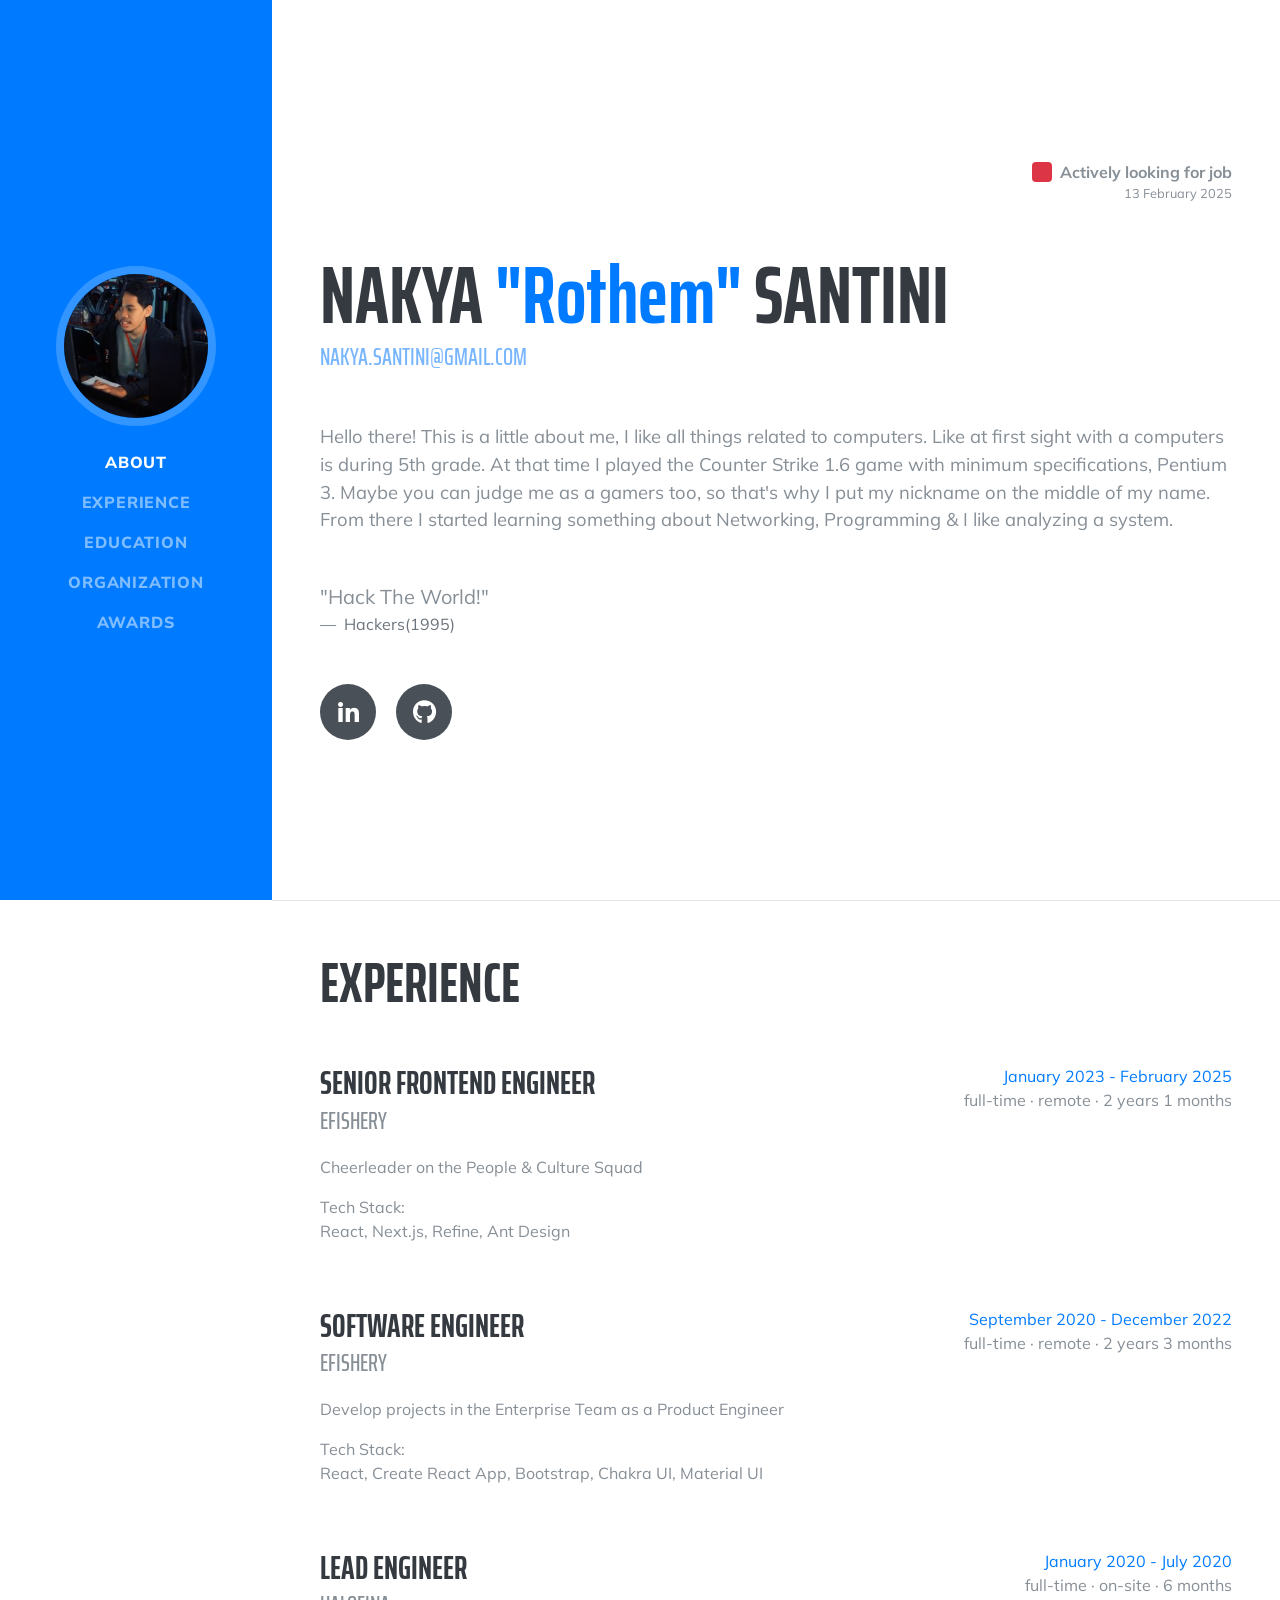
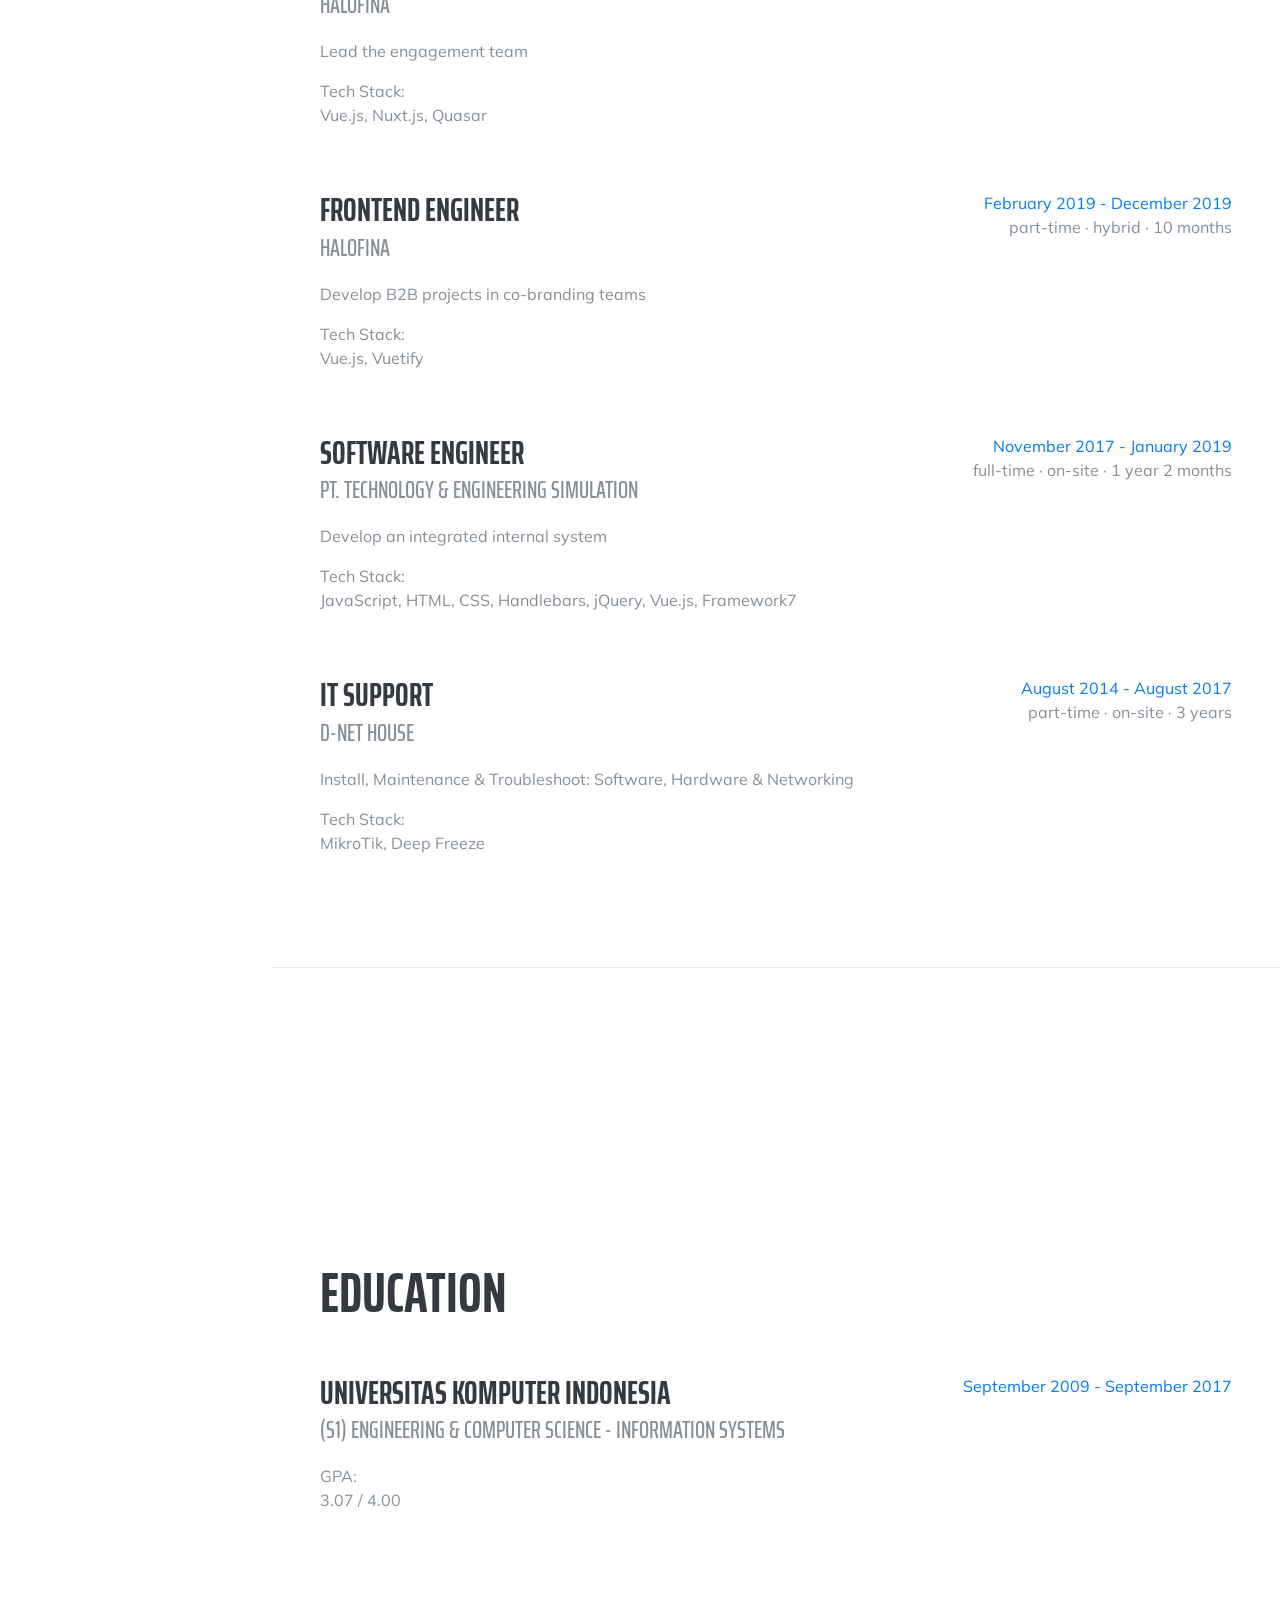
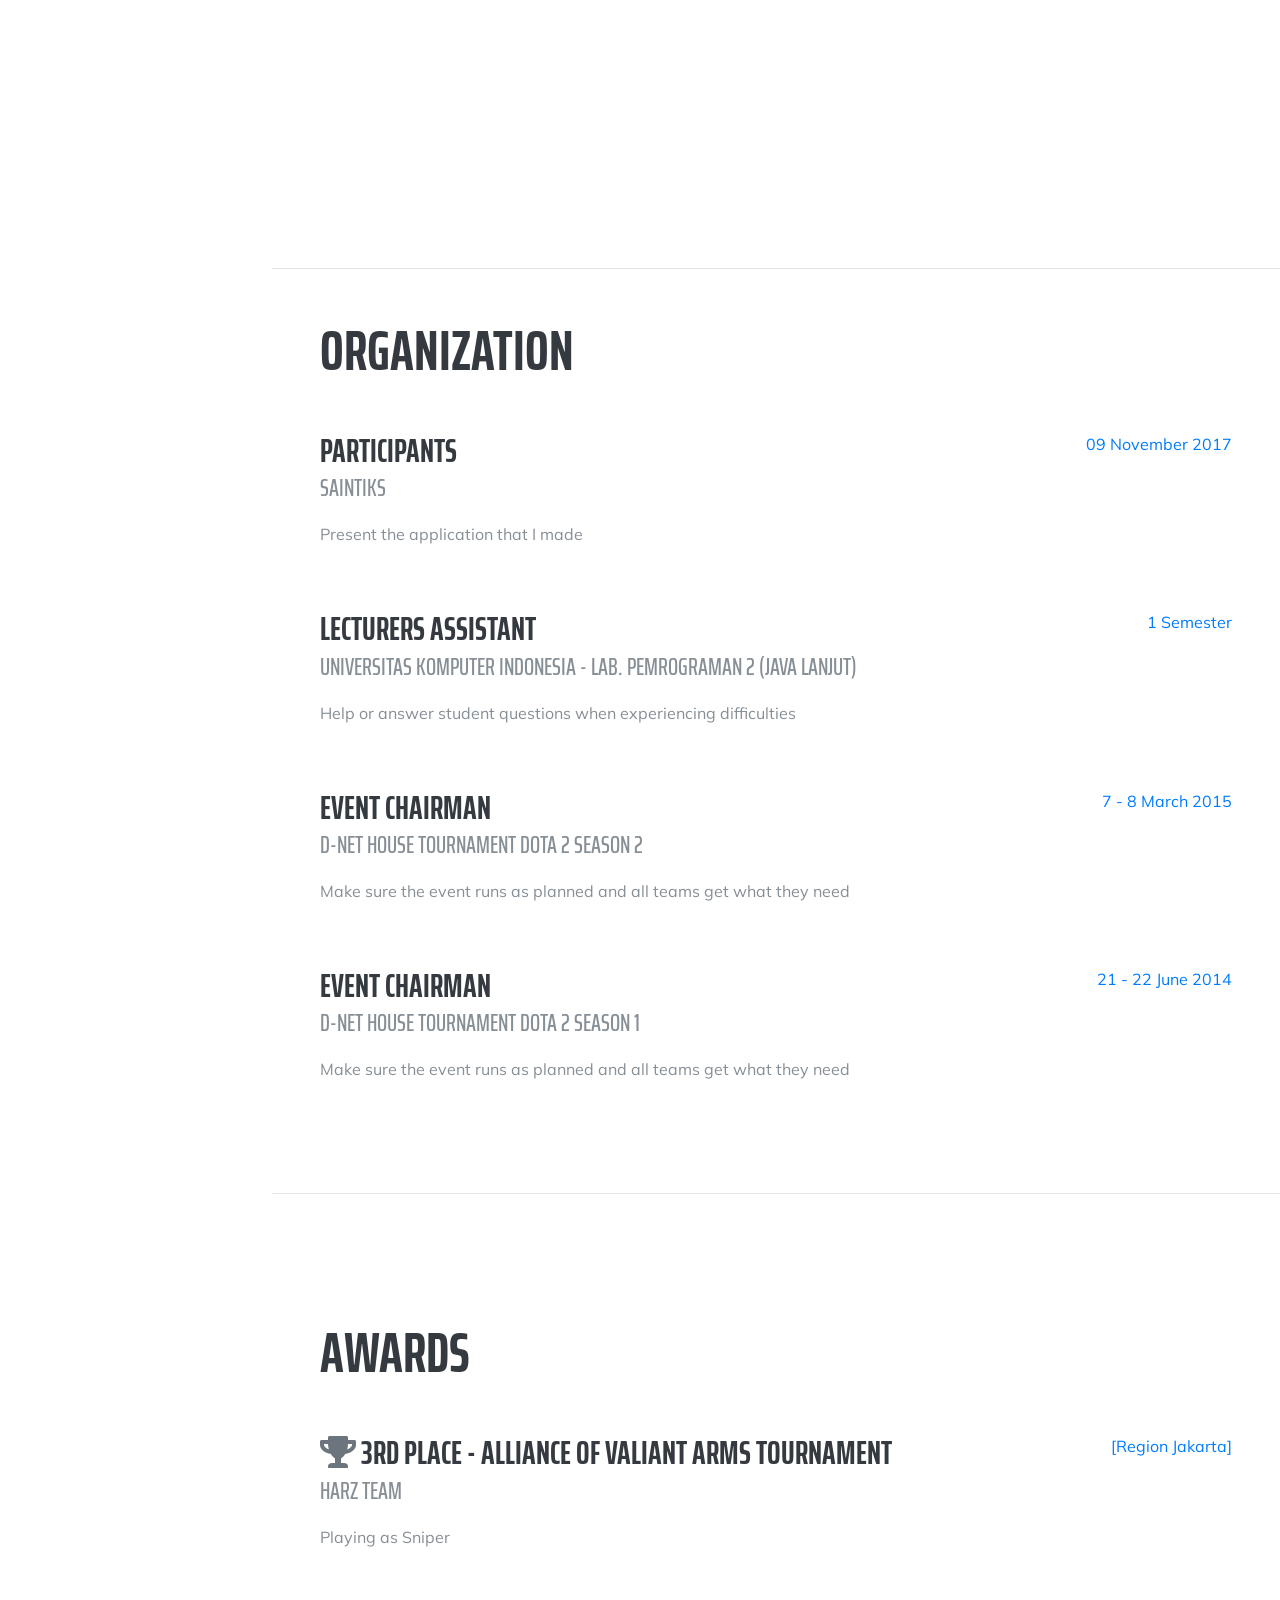
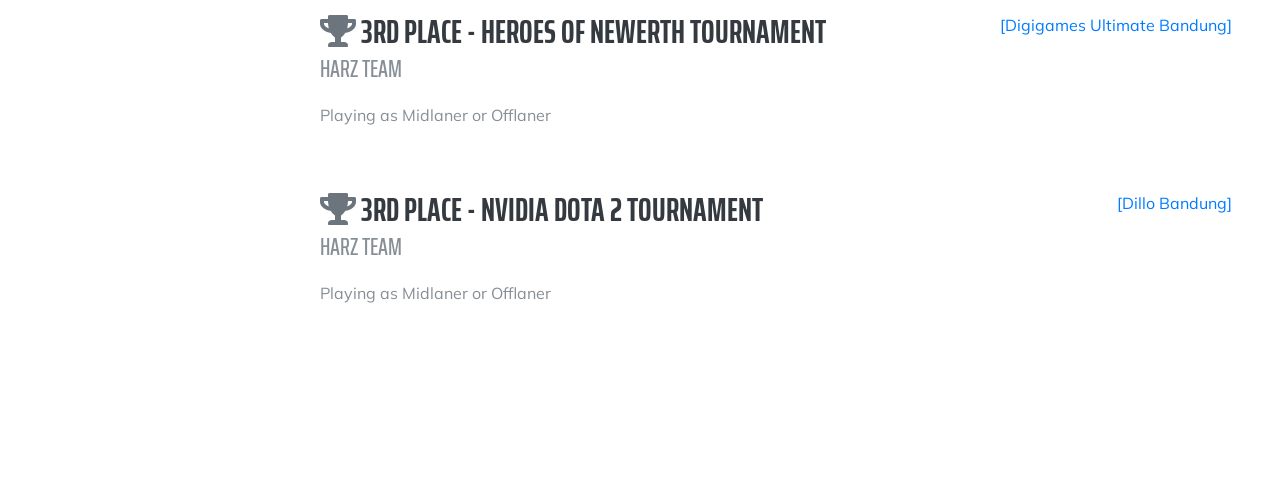
<file: index.html>
<!DOCTYPE html>
<html lang="en">

  <head>

    <meta charset="utf-8">
    <meta name="viewport" content="width=device-width, initial-scale=1, shrink-to-fit=no">
    <meta name="description" content="">
    <meta name="author" content="">

    <title> Rothem Profile </title>

    <!-- Icon from https://icons8.com/icons/set/arrow-right -->
    <link href="img/favicon.png" type="image/png" rel="icon"/>

    <!-- Bootstrap core CSS -->
    <link href="vendor/bootstrap/css/bootstrap.min.css" rel="stylesheet">

    <!-- Custom fonts for this template -->
    <link href="https://fonts.googleapis.com/css?family=Saira+Extra+Condensed:500,700" rel="stylesheet">
    <link href="https://fonts.googleapis.com/css?family=Muli:400,400i,800,800i" rel="stylesheet">
    <link href="vendor/fontawesome-free/css/all.min.css" rel="stylesheet">

    <!-- Custom styles for this template -->
    <link href="css/resume.min.css" rel="stylesheet">

  </head>

  <body id="page-top">

    <nav class="navbar navbar-expand-lg navbar-dark bg-primary fixed-top" id="sideNav">
      <a class="navbar-brand js-scroll-trigger" href="#page-top">
        <span class="d-block d-lg-none"> Nakya Santini </span>
        <span class="d-none d-lg-block">
          <img class="img-fluid img-profile rounded-circle mx-auto mb-2" src="img/profile.jpeg" alt="">
        </span>
      </a>
      <button class="navbar-toggler" type="button" data-toggle="collapse" data-target="#navbarSupportedContent" aria-controls="navbarSupportedContent" aria-expanded="false" aria-label="Toggle navigation">
        <span class="navbar-toggler-icon"></span>
      </button>
      <div class="collapse navbar-collapse" id="navbarSupportedContent">
        <ul class="navbar-nav">
          <li class="nav-item">
            <a class="nav-link js-scroll-trigger" href="#about">About</a>
          </li>
          <li class="nav-item">
            <a class="nav-link js-scroll-trigger" href="#experience">Experience</a>
          </li>
          <li class="nav-item">
            <a class="nav-link js-scroll-trigger" href="#education">Education</a>
          </li>
          <!-- <li class="nav-item">
            <a class="nav-link js-scroll-trigger" href="#skills">Skills</a>
          </li> -->
          <li class="nav-item">
            <a class="nav-link js-scroll-trigger" href="#organization"> Organization </a>
          </li>
          <li class="nav-item">
            <a class="nav-link js-scroll-trigger" href="#awards">Awards</a>
          </li>
        </ul>
      </div>
    </nav>

    <div class="container-fluid p-0">
      <section class="resume-section p-3 p-lg-5 d-flex d-column" id="about">
        <div class="my-auto">
          <div class="d-flex justify-content-end">
            <div class="d-flex align-items-center">
              <svg
                class="rounded text-danger mr-2"
                width="20"
                height="20"
                xmlns="http://www.w3.org/2000/svg"
                preserveAspectRatio="xMidYMid slice"
                focusable="false"
                role="img"
              >
                <rect fill="currentColor" width="100%" height="100%" />
              </svg>

              <strong class="mr-auto">Actively looking for job</strong>
              <!-- Actively looking for job
              Open for opportunities
              Not looking for job -->
            </div>
          </div>
          <small class="d-flex justify-content-end mb-5">
            13 February 2025
          </small>

          <h1 class="mb-0">
            Nakya
            <span class="text-primary text-capitalize"> "Rothem" </span>
            Santini
          </h1>
          <div class="subheading mb-5">
            <a href="mailto:nakya.santini@gmail.com"> nakya.santini@gmail.com </a>
          </div>
          <p class="lead mb-5">
            Hello there! This is a little about me, I like all things related to computers.
            Like at first sight with a computers is during 5th grade.
            At that time I played the Counter Strike 1.6 game with minimum specifications, Pentium 3.
            Maybe you can judge me as a gamers too, so that's why I put my nickname on the middle of my name.
            From there I started learning something about Networking, Programming & I like analyzing a system.
            <blockquote class="blockquote mb-5">
              <p class="mb-0"> "Hack The World!" </p>
              <footer class="blockquote-footer"> Hackers(1995) </footer>
            </blockquote>
          </p>
          <div class="social-icons">
            <a href="https://linkedin.com/in/nakyasantini" target="_blank">
              <i class="fab fa-linkedin-in"></i>
            </a>
            <a href="https://github.com/tikusdugem" target="_blank">
              <i class="fab fa-github"></i>
            </a>
          </div>
        </div>
      </section>

      <hr class="m-0">

      <section class="resume-section p-3 p-lg-5 d-flex flex-column" id="experience">
        <div class="my-auto">
          <h2 class="mb-5">Experience</h2>

          <div class="resume-item d-flex flex-column flex-md-row mb-5">
            <div class="resume-content mr-auto">
              <h3 class="mb-0">Senior Frontend Engineer</h3>
              <div class="subheading mb-3"> eFishery </div>
              <p>Cheerleader on the People & Culture Squad</p>
              <div>Tech Stack:</div>
              <p>React, Next.js, Refine, Ant Design</p>
            </div>
            <div class="resume-date text-md-right">
              <div class="text-primary">January 2023 - February 2025</div>
              <div>full-time · remote · 2 years 1 months</div>
            </div>
          </div>

          <div class="resume-item d-flex flex-column flex-md-row mb-5">
            <div class="resume-content mr-auto">
              <h3 class="mb-0"> Software Engineer </h3>
              <div class="subheading mb-3"> eFishery </div>
              <p>Develop projects in the Enterprise Team as a Product Engineer</p>
              <div>Tech Stack:</div>
              <p>React, Create React App, Bootstrap, Chakra UI, Material UI</p>
            </div>
            <div class="resume-date text-md-right">
              <div class="text-primary"> September 2020 - December 2022 </div>
              <div>full-time · remote · 2 years 3 months</div>
            </div>
          </div>

          <div class="resume-item d-flex flex-column flex-md-row mb-5">
            <div class="resume-content mr-auto">
              <h3 class="mb-0"> Lead Engineer </h3>
              <div class="subheading mb-3"> Halofina </div>
              <p> Lead the engagement team </p>
              <div>Tech Stack:</div>
              <p>Vue.js, Nuxt.js, Quasar</p>
            </div>
            <div class="resume-date text-md-right">
              <div class="text-primary"> January 2020 - July 2020 </div>
              <div>full-time · on-site · 6 months</div>
            </div>
          </div>

          <div class="resume-item d-flex flex-column flex-md-row mb-5">
            <div class="resume-content mr-auto">
              <h3 class="mb-0"> Frontend Engineer </h3>
              <div class="subheading mb-3"> Halofina </div>
              <p> Develop B2B projects in co-branding teams </p>
              <div>Tech Stack:</div>
              <p>Vue.js, Vuetify</p>
            </div>
            <div class="resume-date text-md-right">
              <div class="text-primary"> February 2019 - December 2019 </div>
              <div>part-time · hybrid · 10 months</div>
            </div>
          </div>

          <div class="resume-item d-flex flex-column flex-md-row mb-5">
            <div class="resume-content mr-auto">
              <h3 class="mb-0"> Software Engineer </h3>
              <div class="subheading mb-3"> PT. Technology & Engineering Simulation </div>
              <p> Develop an integrated internal system </p>
              <div>Tech Stack:</div>
              <p>JavaScript, HTML, CSS, Handlebars, jQuery, Vue.js, Framework7</p>
            </div>
            <div class="resume-date text-md-right">
              <div class="text-primary"> November 2017 - January 2019 </div>
              <div>full-time · on-site · 1 year 2 months</div>
            </div>
          </div>

          <div class="resume-item d-flex flex-column flex-md-row mb-5">
            <div class="resume-content mr-auto">
              <h3 class="mb-0"> IT Support </h3>
              <div class="subheading mb-3"> D-Net House </div>
              <p> Install, Maintenance & Troubleshoot: Software, Hardware & Networking </p>
              <div>Tech Stack:</div>
              <p>MikroTik, Deep Freeze</p>
            </div>
            <div class="resume-date text-md-right">
              <div class="text-primary"> August 2014 - August 2017 </div>
              <div>part-time · on-site · 3 years</div>
            </div>
          </div>

        </div>
      </section>

      <hr class="m-0">

      <section class="resume-section p-3 p-lg-5 d-flex flex-column" id="education">
        <div class="my-auto">
          <h2 class="mb-5">Education</h2>

          <div class="resume-item d-flex flex-column flex-md-row mb-5">
            <div class="resume-content mr-auto">
              <h3 class="mb-0">Universitas Komputer Indonesia</h3>
              <div class="subheading mb-3">(S1) Engineering & Computer Science - Information Systems</div>
              <div>GPA:</div>
              <p>3.07 / 4.00</p>
            </div>
            <div class="resume-date text-md-right">
              <span class="text-primary"> September 2009 - September 2017 </span>
            </div>
          </div>

        </div>
      </section>

      <hr class="m-0">

      <!-- <section class="resume-section p-3 p-lg-5 d-flex flex-column" id="skills">
        <div class="my-auto">
          <h2 class="mb-5">Skills</h2>

          <div class="subheading mb-3"> Software Engineer </div>
          <ul class="list-inline dev-icons">
            <li class="list-inline-item">
              <i class="fab fa-java"></i>
            </li>
            <li class="list-inline-item">
              <i class="fab fa-js"></i>
            </li>
            <li class="list-inline-item">
              <i class="fab fa-html5"></i>
            </li>
            <li class="list-inline-item">
              <i class="fab fa-css3-alt"></i>
            </li>
            <li class="list-inline-item">
              <i class="fab fa-vuejs"></i>
            </li>
            <li class="list-inline-item">
              <i class="fab fa-react"></i>
            </li>
            <li class="list-inline-item">
              <i class="fab fa-node-js"></i>
            </li>
            <li class="list-inline-item">
              <i class="fab fa-npm"></i>
            </li>
            <li class="list-inline-item">
              <i class="fab fa-git"></i>
            </li>
          </ul>
          <div> Spring Boot, Swing, Bootstrap, Vuetify, MySQL, Redis, CouchDB, PouchDB, Stein, Nuxt, Quasar, ExpressJS </div>

          <div class="subheading mb-3 mt-5"> IT Support </div>
          <ul class="list-inline dev-icons">
          </ul>
          <div> Mikrotik, Cisco, Deep Freeze, Ghost Imaging, Sync </div>
        </div>
      </section>

      <hr class="m-0"> -->

      <section class="resume-section p-3 p-lg-5 d-flex flex-column" id="organization">
        <div class="my-auto">
          <h2 class="mb-5"> Organization </h2>

          <div class="resume-item d-flex flex-column flex-md-row mb-5">
            <div class="resume-content mr-auto">
              <h3 class="mb-0"> Participants </h3>
              <div class="subheading mb-3"> Saintiks </div>
              <p> Present the application that I made </p>
            </div>
            <div class="resume-date text-md-right">
              <span class="text-primary"> 09 November 2017 </span>
            </div>
          </div>

          <div class="resume-item d-flex flex-column flex-md-row mb-5">
            <div class="resume-content mr-auto">
              <h3 class="mb-0"> Lecturers Assistant </h3>
              <div class="subheading mb-3">Universitas Komputer Indonesia - Lab. Pemrograman 2 (Java Lanjut)</div>
              <p> Help or answer student questions when experiencing difficulties </p>
            </div>
            <div class="resume-date text-md-right">
              <span class="text-primary"> 1 Semester </span>
            </div>
          </div>

          <div class="resume-item d-flex flex-column flex-md-row mb-5">
            <div class="resume-content mr-auto">
              <h3 class="mb-0"> Event Chairman </h3>
              <div class="subheading mb-3"> D-Net House Tournament Dota 2 Season 2 </div>
              <p> Make sure the event runs as planned and all teams get what they need </p>
            </div>
            <div class="resume-date text-md-right">
              <span class="text-primary"> 7 - 8 March 2015 </span>
            </div>
          </div>

          <div class="resume-item d-flex flex-column flex-md-row mb-5">
            <div class="resume-content mr-auto">
              <h3 class="mb-0"> Event Chairman </h3>
              <div class="subheading mb-3"> D-Net House Tournament Dota 2 Season 1 </div>
              <p> Make sure the event runs as planned and all teams get what they need </p>
            </div>
            <div class="resume-date text-md-right">
              <span class="text-primary"> 21 - 22 June 2014 </span>
            </div>
          </div>
        </div>
      </section>

      <hr class="m-0">

      <section class="resume-section p-3 p-lg-5 d-flex flex-column" id="awards">
        <div class="my-auto">
          <h2 class="mb-5"> Awards </h2>

          <div class="resume-item d-flex flex-column flex-md-row mb-5">
            <div class="resume-content mr-auto">
              <h3 class="mb-0">
                <i class="fa fa-trophy text-secondary"></i> 3rd
                Place - Alliance of Valiant Arms Tournament
              </h3>
              <div class="subheading mb-3"> Harz Team </div>
              <p> Playing as Sniper </p>
            </div>
            <div class="resume-date text-md-right">
              <span class="text-primary"> [Region Jakarta] </span>
            </div>
          </div>

          <div class="resume-item d-flex flex-column flex-md-row mb-5">
            <div class="resume-content mr-auto">
              <h3 class="mb-0">
                <i class="fa fa-trophy text-secondary"></i> 3rd
                Place - Heroes of Newerth Tournament
              </h3>
              <div class="subheading mb-3"> Harz Team </div>
              <p> Playing as Midlaner or Offlaner </p>
            </div>
            <div class="resume-date text-md-right">
              <span class="text-primary"> [Digigames Ultimate Bandung] </span>
            </div>
          </div>

          <div class="resume-item d-flex flex-column flex-md-row mb-5">
            <div class="resume-content mr-auto">
              <h3 class="mb-0">
                <i class="fa fa-trophy text-secondary"></i> 3rd
                Place - Nvidia Dota 2 Tournament
              </h3>
              <div class="subheading mb-3"> Harz Team </div>
              <p> Playing as Midlaner or Offlaner </p>
            </div>
            <div class="resume-date text-md-right">
              <span class="text-primary"> [Dillo Bandung] </span>
            </div>
          </div>
        </div>
      </section>
    </div>

    <!-- Bootstrap core JavaScript -->
    <script src="vendor/jquery/jquery.min.js"></script>
    <script src="vendor/bootstrap/js/bootstrap.bundle.min.js"></script>

    <!-- Plugin JavaScript -->
    <script src="vendor/jquery-easing/jquery.easing.min.js"></script>

    <!-- Custom scripts for this template -->
    <script src="js/resume.min.js"></script>

  </body>

</html>
</file>
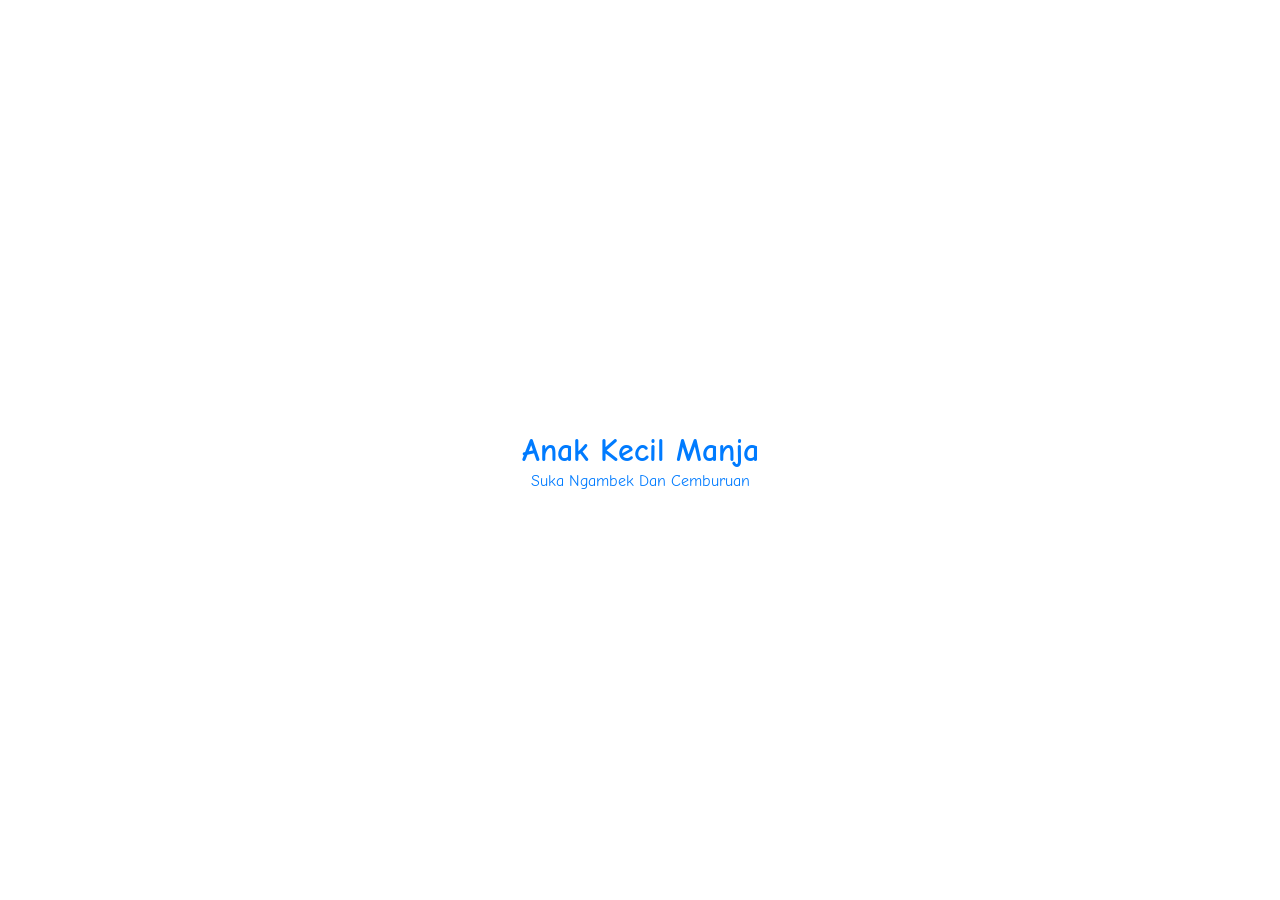
<file: wedding-invitation.html>
<!DOCTYPE html>
<html>
  <head>
    <meta charset='utf-8'>
    <meta http-equiv='X-UA-Compatible' content='IE=edge'>
    <title>Wedding Invitation</title>
    <meta name='viewport' content='width=device-width, initial-scale=1'>
    <link href="https://fonts.googleapis.com/css2?family=Comic+Neue&display=swap" rel="stylesheet">

    <!-- 
      TODO: Make it external Nakya!
    -->
    <style>
      html {
        font-size: 100%;
        box-sizing: border-box;
      }

      *, *::before, *::after {
        box-sizing: inherit;
      }

      body {
        margin: 0;
        padding: 0;
        line-height: 1.3;
        font-family: 'Comic Neue', cursive;
      }

      .container {
        display: flex;
        justify-content: center;
        align-items: center;
        height: 100vh;
      }

      .title {
        color: #007bff;
        text-align: center;
      }
    </style>
  </head>

  <body>
    <div class="container">
      <div class="title">
        <h1 style="margin-bottom: 0;">
          Anak Kecil Manja
        </h1>
        <div>
          Suka Ngambek Dan Cemburuan
        </div>
      </div>
    </div>
  </body>
</html>
</file>
<file: vendor/fontawesome-free/css/all.min.css>
/*!
 * Font Awesome Free 5.3.1 by @fontawesome - https://fontawesome.com
 * License - https://fontawesome.com/license/free (Icons: CC BY 4.0, Fonts: SIL OFL 1.1, Code: MIT License)
 */
.fa,.fab,.fal,.far,.fas{-moz-osx-font-smoothing:grayscale;-webkit-font-smoothing:antialiased;display:inline-block;font-style:normal;font-variant:normal;text-rendering:auto;line-height:1}.fa-lg{font-size:1.33333em;line-height:.75em;vertical-align:-.0667em}.fa-xs{font-size:.75em}.fa-sm{font-size:.875em}.fa-1x{font-size:1em}.fa-2x{font-size:2em}.fa-3x{font-size:3em}.fa-4x{font-size:4em}.fa-5x{font-size:5em}.fa-6x{font-size:6em}.fa-7x{font-size:7em}.fa-8x{font-size:8em}.fa-9x{font-size:9em}.fa-10x{font-size:10em}.fa-fw{text-align:center;width:1.25em}.fa-ul{list-style-type:none;margin-left:2.5em;padding-left:0}.fa-ul>li{position:relative}.fa-li{left:-2em;position:absolute;text-align:center;width:2em;line-height:inherit}.fa-border{border:.08em solid #eee;border-radius:.1em;padding:.2em .25em .15em}.fa-pull-left{float:left}.fa-pull-right{float:right}.fa.fa-pull-left,.fab.fa-pull-left,.fal.fa-pull-left,.far.fa-pull-left,.fas.fa-pull-left{margin-right:.3em}.fa.fa-pull-right,.fab.fa-pull-right,.fal.fa-pull-right,.far.fa-pull-right,.fas.fa-pull-right{margin-left:.3em}.fa-spin{animation:fa-spin 2s infinite linear}.fa-pulse{animation:fa-spin 1s infinite steps(8)}@keyframes fa-spin{0%{transform:rotate(0deg)}to{transform:rotate(1turn)}}.fa-rotate-90{-ms-filter:"progid:DXImageTransform.Microsoft.BasicImage(rotation=1)";transform:rotate(90deg)}.fa-rotate-180{-ms-filter:"progid:DXImageTransform.Microsoft.BasicImage(rotation=2)";transform:rotate(180deg)}.fa-rotate-270{-ms-filter:"progid:DXImageTransform.Microsoft.BasicImage(rotation=3)";transform:rotate(270deg)}.fa-flip-horizontal{-ms-filter:"progid:DXImageTransform.Microsoft.BasicImage(rotation=0, mirror=1)";transform:scaleX(-1)}.fa-flip-vertical{transform:scaleY(-1)}.fa-flip-horizontal.fa-flip-vertical,.fa-flip-vertical{-ms-filter:"progid:DXImageTransform.Microsoft.BasicImage(rotation=2, mirror=1)"}.fa-flip-horizontal.fa-flip-vertical{transform:scale(-1)}:root .fa-flip-horizontal,:root .fa-flip-vertical,:root .fa-rotate-90,:root .fa-rotate-180,:root .fa-rotate-270{-webkit-filter:none;filter:none}.fa-stack{display:inline-block;height:2em;line-height:2em;position:relative;vertical-align:middle;width:2em}.fa-stack-1x,.fa-stack-2x{left:0;position:absolute;text-align:center;width:100%}.fa-stack-1x{line-height:inherit}.fa-stack-2x{font-size:2em}.fa-inverse{color:#fff}.fa-500px:before{content:"\f26e"}.fa-accessible-icon:before{content:"\f368"}.fa-accusoft:before{content:"\f369"}.fa-ad:before{content:"\f641"}.fa-address-book:before{content:"\f2b9"}.fa-address-card:before{content:"\f2bb"}.fa-adjust:before{content:"\f042"}.fa-adn:before{content:"\f170"}.fa-adversal:before{content:"\f36a"}.fa-affiliatetheme:before{content:"\f36b"}.fa-air-freshener:before{content:"\f5d0"}.fa-algolia:before{content:"\f36c"}.fa-align-center:before{content:"\f037"}.fa-align-justify:before{content:"\f039"}.fa-align-left:before{content:"\f036"}.fa-align-right:before{content:"\f038"}.fa-alipay:before{content:"\f642"}.fa-allergies:before{content:"\f461"}.fa-amazon:before{content:"\f270"}.fa-amazon-pay:before{content:"\f42c"}.fa-ambulance:before{content:"\f0f9"}.fa-american-sign-language-interpreting:before{content:"\f2a3"}.fa-amilia:before{content:"\f36d"}.fa-anchor:before{content:"\f13d"}.fa-android:before{content:"\f17b"}.fa-angellist:before{content:"\f209"}.fa-angle-double-down:before{content:"\f103"}.fa-angle-double-left:before{content:"\f100"}.fa-angle-double-right:before{content:"\f101"}.fa-angle-double-up:before{content:"\f102"}.fa-angle-down:before{content:"\f107"}.fa-angle-left:before{content:"\f104"}.fa-angle-right:before{content:"\f105"}.fa-angle-up:before{content:"\f106"}.fa-angry:before{content:"\f556"}.fa-angrycreative:before{content:"\f36e"}.fa-angular:before{content:"\f420"}.fa-ankh:before{content:"\f644"}.fa-app-store:before{content:"\f36f"}.fa-app-store-ios:before{content:"\f370"}.fa-apper:before{content:"\f371"}.fa-apple:before{content:"\f179"}.fa-apple-alt:before{content:"\f5d1"}.fa-apple-pay:before{content:"\f415"}.fa-archive:before{content:"\f187"}.fa-archway:before{content:"\f557"}.fa-arrow-alt-circle-down:before{content:"\f358"}.fa-arrow-alt-circle-left:before{content:"\f359"}.fa-arrow-alt-circle-right:before{content:"\f35a"}.fa-arrow-alt-circle-up:before{content:"\f35b"}.fa-arrow-circle-down:before{content:"\f0ab"}.fa-arrow-circle-left:before{content:"\f0a8"}.fa-arrow-circle-right:before{content:"\f0a9"}.fa-arrow-circle-up:before{content:"\f0aa"}.fa-arrow-down:before{content:"\f063"}.fa-arrow-left:before{content:"\f060"}.fa-arrow-right:before{content:"\f061"}.fa-arrow-up:before{content:"\f062"}.fa-arrows-alt:before{content:"\f0b2"}.fa-arrows-alt-h:before{content:"\f337"}.fa-arrows-alt-v:before{content:"\f338"}.fa-assistive-listening-systems:before{content:"\f2a2"}.fa-asterisk:before{content:"\f069"}.fa-asymmetrik:before{content:"\f372"}.fa-at:before{content:"\f1fa"}.fa-atlas:before{content:"\f558"}.fa-atom:before{content:"\f5d2"}.fa-audible:before{content:"\f373"}.fa-audio-description:before{content:"\f29e"}.fa-autoprefixer:before{content:"\f41c"}.fa-avianex:before{content:"\f374"}.fa-aviato:before{content:"\f421"}.fa-award:before{content:"\f559"}.fa-aws:before{content:"\f375"}.fa-backspace:before{content:"\f55a"}.fa-backward:before{content:"\f04a"}.fa-balance-scale:before{content:"\f24e"}.fa-ban:before{content:"\f05e"}.fa-band-aid:before{content:"\f462"}.fa-bandcamp:before{content:"\f2d5"}.fa-barcode:before{content:"\f02a"}.fa-bars:before{content:"\f0c9"}.fa-baseball-ball:before{content:"\f433"}.fa-basketball-ball:before{content:"\f434"}.fa-bath:before{content:"\f2cd"}.fa-battery-empty:before{content:"\f244"}.fa-battery-full:before{content:"\f240"}.fa-battery-half:before{content:"\f242"}.fa-battery-quarter:before{content:"\f243"}.fa-battery-three-quarters:before{content:"\f241"}.fa-bed:before{content:"\f236"}.fa-beer:before{content:"\f0fc"}.fa-behance:before{content:"\f1b4"}.fa-behance-square:before{content:"\f1b5"}.fa-bell:before{content:"\f0f3"}.fa-bell-slash:before{content:"\f1f6"}.fa-bezier-curve:before{content:"\f55b"}.fa-bible:before{content:"\f647"}.fa-bicycle:before{content:"\f206"}.fa-bimobject:before{content:"\f378"}.fa-binoculars:before{content:"\f1e5"}.fa-birthday-cake:before{content:"\f1fd"}.fa-bitbucket:before{content:"\f171"}.fa-bitcoin:before{content:"\f379"}.fa-bity:before{content:"\f37a"}.fa-black-tie:before{content:"\f27e"}.fa-blackberry:before{content:"\f37b"}.fa-blender:before{content:"\f517"}.fa-blind:before{content:"\f29d"}.fa-blogger:before{content:"\f37c"}.fa-blogger-b:before{content:"\f37d"}.fa-bluetooth:before{content:"\f293"}.fa-bluetooth-b:before{content:"\f294"}.fa-bold:before{content:"\f032"}.fa-bolt:before{content:"\f0e7"}.fa-bomb:before{content:"\f1e2"}.fa-bone:before{content:"\f5d7"}.fa-bong:before{content:"\f55c"}.fa-book:before{content:"\f02d"}.fa-book-open:before{content:"\f518"}.fa-book-reader:before{content:"\f5da"}.fa-bookmark:before{content:"\f02e"}.fa-bowling-ball:before{content:"\f436"}.fa-box:before{content:"\f466"}.fa-box-open:before{content:"\f49e"}.fa-boxes:before{content:"\f468"}.fa-braille:before{content:"\f2a1"}.fa-brain:before{content:"\f5dc"}.fa-briefcase:before{content:"\f0b1"}.fa-briefcase-medical:before{content:"\f469"}.fa-broadcast-tower:before{content:"\f519"}.fa-broom:before{content:"\f51a"}.fa-brush:before{content:"\f55d"}.fa-btc:before{content:"\f15a"}.fa-bug:before{content:"\f188"}.fa-building:before{content:"\f1ad"}.fa-bullhorn:before{content:"\f0a1"}.fa-bullseye:before{content:"\f140"}.fa-burn:before{content:"\f46a"}.fa-buromobelexperte:before{content:"\f37f"}.fa-bus:before{content:"\f207"}.fa-bus-alt:before{content:"\f55e"}.fa-business-time:before{content:"\f64a"}.fa-buysellads:before{content:"\f20d"}.fa-calculator:before{content:"\f1ec"}.fa-calendar:before{content:"\f133"}.fa-calendar-alt:before{content:"\f073"}.fa-calendar-check:before{content:"\f274"}.fa-calendar-minus:before{content:"\f272"}.fa-calendar-plus:before{content:"\f271"}.fa-calendar-times:before{content:"\f273"}.fa-camera:before{content:"\f030"}.fa-camera-retro:before{content:"\f083"}.fa-cannabis:before{content:"\f55f"}.fa-capsules:before{content:"\f46b"}.fa-car:before{content:"\f1b9"}.fa-car-alt:before{content:"\f5de"}.fa-car-battery:before{content:"\f5df"}.fa-car-crash:before{content:"\f5e1"}.fa-car-side:before{content:"\f5e4"}.fa-caret-down:before{content:"\f0d7"}.fa-caret-left:before{content:"\f0d9"}.fa-caret-right:before{content:"\f0da"}.fa-caret-square-down:before{content:"\f150"}.fa-caret-square-left:before{content:"\f191"}.fa-caret-square-right:before{content:"\f152"}.fa-caret-square-up:before{content:"\f151"}.fa-caret-up:before{content:"\f0d8"}.fa-cart-arrow-down:before{content:"\f218"}.fa-cart-plus:before{content:"\f217"}.fa-cc-amazon-pay:before{content:"\f42d"}.fa-cc-amex:before{content:"\f1f3"}.fa-cc-apple-pay:before{content:"\f416"}.fa-cc-diners-club:before{content:"\f24c"}.fa-cc-discover:before{content:"\f1f2"}.fa-cc-jcb:before{content:"\f24b"}.fa-cc-mastercard:before{content:"\f1f1"}.fa-cc-paypal:before{content:"\f1f4"}.fa-cc-stripe:before{content:"\f1f5"}.fa-cc-visa:before{content:"\f1f0"}.fa-centercode:before{content:"\f380"}.fa-certificate:before{content:"\f0a3"}.fa-chalkboard:before{content:"\f51b"}.fa-chalkboard-teacher:before{content:"\f51c"}.fa-charging-station:before{content:"\f5e7"}.fa-chart-area:before{content:"\f1fe"}.fa-chart-bar:before{content:"\f080"}.fa-chart-line:before{content:"\f201"}.fa-chart-pie:before{content:"\f200"}.fa-check:before{content:"\f00c"}.fa-check-circle:before{content:"\f058"}.fa-check-double:before{content:"\f560"}.fa-check-square:before{content:"\f14a"}.fa-chess:before{content:"\f439"}.fa-chess-bishop:before{content:"\f43a"}.fa-chess-board:before{content:"\f43c"}.fa-chess-king:before{content:"\f43f"}.fa-chess-knight:before{content:"\f441"}.fa-chess-pawn:before{content:"\f443"}.fa-chess-queen:before{content:"\f445"}.fa-chess-rook:before{content:"\f447"}.fa-chevron-circle-down:before{content:"\f13a"}.fa-chevron-circle-left:before{content:"\f137"}.fa-chevron-circle-right:before{content:"\f138"}.fa-chevron-circle-up:before{content:"\f139"}.fa-chevron-down:before{content:"\f078"}.fa-chevron-left:before{content:"\f053"}.fa-chevron-right:before{content:"\f054"}.fa-chevron-up:before{content:"\f077"}.fa-child:before{content:"\f1ae"}.fa-chrome:before{content:"\f268"}.fa-church:before{content:"\f51d"}.fa-circle:before{content:"\f111"}.fa-circle-notch:before{content:"\f1ce"}.fa-city:before{content:"\f64f"}.fa-clipboard:before{content:"\f328"}.fa-clipboard-check:before{content:"\f46c"}.fa-clipboard-list:before{content:"\f46d"}.fa-clock:before{content:"\f017"}.fa-clone:before{content:"\f24d"}.fa-closed-captioning:before{content:"\f20a"}.fa-cloud:before{content:"\f0c2"}.fa-cloud-download-alt:before{content:"\f381"}.fa-cloud-upload-alt:before{content:"\f382"}.fa-cloudscale:before{content:"\f383"}.fa-cloudsmith:before{content:"\f384"}.fa-cloudversify:before{content:"\f385"}.fa-cocktail:before{content:"\f561"}.fa-code:before{content:"\f121"}.fa-code-branch:before{content:"\f126"}.fa-codepen:before{content:"\f1cb"}.fa-codiepie:before{content:"\f284"}.fa-coffee:before{content:"\f0f4"}.fa-cog:before{content:"\f013"}.fa-cogs:before{content:"\f085"}.fa-coins:before{content:"\f51e"}.fa-columns:before{content:"\f0db"}.fa-comment:before{content:"\f075"}.fa-comment-alt:before{content:"\f27a"}.fa-comment-dollar:before{content:"\f651"}.fa-comment-dots:before{content:"\f4ad"}.fa-comment-slash:before{content:"\f4b3"}.fa-comments:before{content:"\f086"}.fa-comments-dollar:before{content:"\f653"}.fa-compact-disc:before{content:"\f51f"}.fa-compass:before{content:"\f14e"}.fa-compress:before{content:"\f066"}.fa-concierge-bell:before{content:"\f562"}.fa-connectdevelop:before{content:"\f20e"}.fa-contao:before{content:"\f26d"}.fa-cookie:before{content:"\f563"}.fa-cookie-bite:before{content:"\f564"}.fa-copy:before{content:"\f0c5"}.fa-copyright:before{content:"\f1f9"}.fa-couch:before{content:"\f4b8"}.fa-cpanel:before{content:"\f388"}.fa-creative-commons:before{content:"\f25e"}.fa-creative-commons-by:before{content:"\f4e7"}.fa-creative-commons-nc:before{content:"\f4e8"}.fa-creative-commons-nc-eu:before{content:"\f4e9"}.fa-creative-commons-nc-jp:before{content:"\f4ea"}.fa-creative-commons-nd:before{content:"\f4eb"}.fa-creative-commons-pd:before{content:"\f4ec"}.fa-creative-commons-pd-alt:before{content:"\f4ed"}.fa-creative-commons-remix:before{content:"\f4ee"}.fa-creative-commons-sa:before{content:"\f4ef"}.fa-creative-commons-sampling:before{content:"\f4f0"}.fa-creative-commons-sampling-plus:before{content:"\f4f1"}.fa-creative-commons-share:before{content:"\f4f2"}.fa-credit-card:before{content:"\f09d"}.fa-crop:before{content:"\f125"}.fa-crop-alt:before{content:"\f565"}.fa-cross:before{content:"\f654"}.fa-crosshairs:before{content:"\f05b"}.fa-crow:before{content:"\f520"}.fa-crown:before{content:"\f521"}.fa-css3:before{content:"\f13c"}.fa-css3-alt:before{content:"\f38b"}.fa-cube:before{content:"\f1b2"}.fa-cubes:before{content:"\f1b3"}.fa-cut:before{content:"\f0c4"}.fa-cuttlefish:before{content:"\f38c"}.fa-d-and-d:before{content:"\f38d"}.fa-dashcube:before{content:"\f210"}.fa-database:before{content:"\f1c0"}.fa-deaf:before{content:"\f2a4"}.fa-delicious:before{content:"\f1a5"}.fa-deploydog:before{content:"\f38e"}.fa-deskpro:before{content:"\f38f"}.fa-desktop:before{content:"\f108"}.fa-deviantart:before{content:"\f1bd"}.fa-dharmachakra:before{content:"\f655"}.fa-diagnoses:before{content:"\f470"}.fa-dice:before{content:"\f522"}.fa-dice-five:before{content:"\f523"}.fa-dice-four:before{content:"\f524"}.fa-dice-one:before{content:"\f525"}.fa-dice-six:before{content:"\f526"}.fa-dice-three:before{content:"\f527"}.fa-dice-two:before{content:"\f528"}.fa-digg:before{content:"\f1a6"}.fa-digital-ocean:before{content:"\f391"}.fa-digital-tachograph:before{content:"\f566"}.fa-directions:before{content:"\f5eb"}.fa-discord:before{content:"\f392"}.fa-discourse:before{content:"\f393"}.fa-divide:before{content:"\f529"}.fa-dizzy:before{content:"\f567"}.fa-dna:before{content:"\f471"}.fa-dochub:before{content:"\f394"}.fa-docker:before{content:"\f395"}.fa-dollar-sign:before{content:"\f155"}.fa-dolly:before{content:"\f472"}.fa-dolly-flatbed:before{content:"\f474"}.fa-donate:before{content:"\f4b9"}.fa-door-closed:before{content:"\f52a"}.fa-door-open:before{content:"\f52b"}.fa-dot-circle:before{content:"\f192"}.fa-dove:before{content:"\f4ba"}.fa-download:before{content:"\f019"}.fa-draft2digital:before{content:"\f396"}.fa-drafting-compass:before{content:"\f568"}.fa-draw-polygon:before{content:"\f5ee"}.fa-dribbble:before{content:"\f17d"}.fa-dribbble-square:before{content:"\f397"}.fa-dropbox:before{content:"\f16b"}.fa-drum:before{content:"\f569"}.fa-drum-steelpan:before{content:"\f56a"}.fa-drupal:before{content:"\f1a9"}.fa-dumbbell:before{content:"\f44b"}.fa-dyalog:before{content:"\f399"}.fa-earlybirds:before{content:"\f39a"}.fa-ebay:before{content:"\f4f4"}.fa-edge:before{content:"\f282"}.fa-edit:before{content:"\f044"}.fa-eject:before{content:"\f052"}.fa-elementor:before{content:"\f430"}.fa-ellipsis-h:before{content:"\f141"}.fa-ellipsis-v:before{content:"\f142"}.fa-ello:before{content:"\f5f1"}.fa-ember:before{content:"\f423"}.fa-empire:before{content:"\f1d1"}.fa-envelope:before{content:"\f0e0"}.fa-envelope-open:before{content:"\f2b6"}.fa-envelope-open-text:before{content:"\f658"}.fa-envelope-square:before{content:"\f199"}.fa-envira:before{content:"\f299"}.fa-equals:before{content:"\f52c"}.fa-eraser:before{content:"\f12d"}.fa-erlang:before{content:"\f39d"}.fa-ethereum:before{content:"\f42e"}.fa-etsy:before{content:"\f2d7"}.fa-euro-sign:before{content:"\f153"}.fa-exchange-alt:before{content:"\f362"}.fa-exclamation:before{content:"\f12a"}.fa-exclamation-circle:before{content:"\f06a"}.fa-exclamation-triangle:before{content:"\f071"}.fa-expand:before{content:"\f065"}.fa-expand-arrows-alt:before{content:"\f31e"}.fa-expeditedssl:before{content:"\f23e"}.fa-external-link-alt:before{content:"\f35d"}.fa-external-link-square-alt:before{content:"\f360"}.fa-eye:before{content:"\f06e"}.fa-eye-dropper:before{content:"\f1fb"}.fa-eye-slash:before{content:"\f070"}.fa-facebook:before{content:"\f09a"}.fa-facebook-f:before{content:"\f39e"}.fa-facebook-messenger:before{content:"\f39f"}.fa-facebook-square:before{content:"\f082"}.fa-fast-backward:before{content:"\f049"}.fa-fast-forward:before{content:"\f050"}.fa-fax:before{content:"\f1ac"}.fa-feather:before{content:"\f52d"}.fa-feather-alt:before{content:"\f56b"}.fa-female:before{content:"\f182"}.fa-fighter-jet:before{content:"\f0fb"}.fa-file:before{content:"\f15b"}.fa-file-alt:before{content:"\f15c"}.fa-file-archive:before{content:"\f1c6"}.fa-file-audio:before{content:"\f1c7"}.fa-file-code:before{content:"\f1c9"}.fa-file-contract:before{content:"\f56c"}.fa-file-download:before{content:"\f56d"}.fa-file-excel:before{content:"\f1c3"}.fa-file-export:before{content:"\f56e"}.fa-file-image:before{content:"\f1c5"}.fa-file-import:before{content:"\f56f"}.fa-file-invoice:before{content:"\f570"}.fa-file-invoice-dollar:before{content:"\f571"}.fa-file-medical:before{content:"\f477"}.fa-file-medical-alt:before{content:"\f478"}.fa-file-pdf:before{content:"\f1c1"}.fa-file-powerpoint:before{content:"\f1c4"}.fa-file-prescription:before{content:"\f572"}.fa-file-signature:before{content:"\f573"}.fa-file-upload:before{content:"\f574"}.fa-file-video:before{content:"\f1c8"}.fa-file-word:before{content:"\f1c2"}.fa-fill:before{content:"\f575"}.fa-fill-drip:before{content:"\f576"}.fa-film:before{content:"\f008"}.fa-filter:before{content:"\f0b0"}.fa-fingerprint:before{content:"\f577"}.fa-fire:before{content:"\f06d"}.fa-fire-extinguisher:before{content:"\f134"}.fa-firefox:before{content:"\f269"}.fa-first-aid:before{content:"\f479"}.fa-first-order:before{content:"\f2b0"}.fa-first-order-alt:before{content:"\f50a"}.fa-firstdraft:before{content:"\f3a1"}.fa-fish:before{content:"\f578"}.fa-flag:before{content:"\f024"}.fa-flag-checkered:before{content:"\f11e"}.fa-flask:before{content:"\f0c3"}.fa-flickr:before{content:"\f16e"}.fa-flipboard:before{content:"\f44d"}.fa-flushed:before{content:"\f579"}.fa-fly:before{content:"\f417"}.fa-folder:before{content:"\f07b"}.fa-folder-minus:before{content:"\f65d"}.fa-folder-open:before{content:"\f07c"}.fa-folder-plus:before{content:"\f65e"}.fa-font:before{content:"\f031"}.fa-font-awesome:before{content:"\f2b4"}.fa-font-awesome-alt:before{content:"\f35c"}.fa-font-awesome-flag:before{content:"\f425"}.fa-font-awesome-logo-full:before{content:"\f4e6"}.fa-fonticons:before{content:"\f280"}.fa-fonticons-fi:before{content:"\f3a2"}.fa-football-ball:before{content:"\f44e"}.fa-fort-awesome:before{content:"\f286"}.fa-fort-awesome-alt:before{content:"\f3a3"}.fa-forumbee:before{content:"\f211"}.fa-forward:before{content:"\f04e"}.fa-foursquare:before{content:"\f180"}.fa-free-code-camp:before{content:"\f2c5"}.fa-freebsd:before{content:"\f3a4"}.fa-frog:before{content:"\f52e"}.fa-frown:before{content:"\f119"}.fa-frown-open:before{content:"\f57a"}.fa-fulcrum:before{content:"\f50b"}.fa-funnel-dollar:before{content:"\f662"}.fa-futbol:before{content:"\f1e3"}.fa-galactic-republic:before{content:"\f50c"}.fa-galactic-senate:before{content:"\f50d"}.fa-gamepad:before{content:"\f11b"}.fa-gas-pump:before{content:"\f52f"}.fa-gavel:before{content:"\f0e3"}.fa-gem:before{content:"\f3a5"}.fa-genderless:before{content:"\f22d"}.fa-get-pocket:before{content:"\f265"}.fa-gg:before{content:"\f260"}.fa-gg-circle:before{content:"\f261"}.fa-gift:before{content:"\f06b"}.fa-git:before{content:"\f1d3"}.fa-git-square:before{content:"\f1d2"}.fa-github:before{content:"\f09b"}.fa-github-alt:before{content:"\f113"}.fa-github-square:before{content:"\f092"}.fa-gitkraken:before{content:"\f3a6"}.fa-gitlab:before{content:"\f296"}.fa-gitter:before{content:"\f426"}.fa-glass-martini:before{content:"\f000"}.fa-glass-martini-alt:before{content:"\f57b"}.fa-glasses:before{content:"\f530"}.fa-glide:before{content:"\f2a5"}.fa-glide-g:before{content:"\f2a6"}.fa-globe:before{content:"\f0ac"}.fa-globe-africa:before{content:"\f57c"}.fa-globe-americas:before{content:"\f57d"}.fa-globe-asia:before{content:"\f57e"}.fa-gofore:before{content:"\f3a7"}.fa-golf-ball:before{content:"\f450"}.fa-goodreads:before{content:"\f3a8"}.fa-goodreads-g:before{content:"\f3a9"}.fa-google:before{content:"\f1a0"}.fa-google-drive:before{content:"\f3aa"}.fa-google-play:before{content:"\f3ab"}.fa-google-plus:before{content:"\f2b3"}.fa-google-plus-g:before{content:"\f0d5"}.fa-google-plus-square:before{content:"\f0d4"}.fa-google-wallet:before{content:"\f1ee"}.fa-gopuram:before{content:"\f664"}.fa-graduation-cap:before{content:"\f19d"}.fa-gratipay:before{content:"\f184"}.fa-grav:before{content:"\f2d6"}.fa-greater-than:before{content:"\f531"}.fa-greater-than-equal:before{content:"\f532"}.fa-grimace:before{content:"\f57f"}.fa-grin:before{content:"\f580"}.fa-grin-alt:before{content:"\f581"}.fa-grin-beam:before{content:"\f582"}.fa-grin-beam-sweat:before{content:"\f583"}.fa-grin-hearts:before{content:"\f584"}.fa-grin-squint:before{content:"\f585"}.fa-grin-squint-tears:before{content:"\f586"}.fa-grin-stars:before{content:"\f587"}.fa-grin-tears:before{content:"\f588"}.fa-grin-tongue:before{content:"\f589"}.fa-grin-tongue-squint:before{content:"\f58a"}.fa-grin-tongue-wink:before{content:"\f58b"}.fa-grin-wink:before{content:"\f58c"}.fa-grip-horizontal:before{content:"\f58d"}.fa-grip-vertical:before{content:"\f58e"}.fa-gripfire:before{content:"\f3ac"}.fa-grunt:before{content:"\f3ad"}.fa-gulp:before{content:"\f3ae"}.fa-h-square:before{content:"\f0fd"}.fa-hacker-news:before{content:"\f1d4"}.fa-hacker-news-square:before{content:"\f3af"}.fa-hackerrank:before{content:"\f5f7"}.fa-hamsa:before{content:"\f665"}.fa-hand-holding:before{content:"\f4bd"}.fa-hand-holding-heart:before{content:"\f4be"}.fa-hand-holding-usd:before{content:"\f4c0"}.fa-hand-lizard:before{content:"\f258"}.fa-hand-paper:before{content:"\f256"}.fa-hand-peace:before{content:"\f25b"}.fa-hand-point-down:before{content:"\f0a7"}.fa-hand-point-left:before{content:"\f0a5"}.fa-hand-point-right:before{content:"\f0a4"}.fa-hand-point-up:before{content:"\f0a6"}.fa-hand-pointer:before{content:"\f25a"}.fa-hand-rock:before{content:"\f255"}.fa-hand-scissors:before{content:"\f257"}.fa-hand-spock:before{content:"\f259"}.fa-hands:before{content:"\f4c2"}.fa-hands-helping:before{content:"\f4c4"}.fa-handshake:before{content:"\f2b5"}.fa-hashtag:before{content:"\f292"}.fa-haykal:before{content:"\f666"}.fa-hdd:before{content:"\f0a0"}.fa-heading:before{content:"\f1dc"}.fa-headphones:before{content:"\f025"}.fa-headphones-alt:before{content:"\f58f"}.fa-headset:before{content:"\f590"}.fa-heart:before{content:"\f004"}.fa-heartbeat:before{content:"\f21e"}.fa-helicopter:before{content:"\f533"}.fa-highlighter:before{content:"\f591"}.fa-hips:before{content:"\f452"}.fa-hire-a-helper:before{content:"\f3b0"}.fa-history:before{content:"\f1da"}.fa-hockey-puck:before{content:"\f453"}.fa-home:before{content:"\f015"}.fa-hooli:before{content:"\f427"}.fa-hornbill:before{content:"\f592"}.fa-hospital:before{content:"\f0f8"}.fa-hospital-alt:before{content:"\f47d"}.fa-hospital-symbol:before{content:"\f47e"}.fa-hot-tub:before{content:"\f593"}.fa-hotel:before{content:"\f594"}.fa-hotjar:before{content:"\f3b1"}.fa-hourglass:before{content:"\f254"}.fa-hourglass-end:before{content:"\f253"}.fa-hourglass-half:before{content:"\f252"}.fa-hourglass-start:before{content:"\f251"}.fa-houzz:before{content:"\f27c"}.fa-html5:before{content:"\f13b"}.fa-hubspot:before{content:"\f3b2"}.fa-i-cursor:before{content:"\f246"}.fa-id-badge:before{content:"\f2c1"}.fa-id-card:before{content:"\f2c2"}.fa-id-card-alt:before{content:"\f47f"}.fa-image:before{content:"\f03e"}.fa-images:before{content:"\f302"}.fa-imdb:before{content:"\f2d8"}.fa-inbox:before{content:"\f01c"}.fa-indent:before{content:"\f03c"}.fa-industry:before{content:"\f275"}.fa-infinity:before{content:"\f534"}.fa-info:before{content:"\f129"}.fa-info-circle:before{content:"\f05a"}.fa-instagram:before{content:"\f16d"}.fa-internet-explorer:before{content:"\f26b"}.fa-ioxhost:before{content:"\f208"}.fa-italic:before{content:"\f033"}.fa-itunes:before{content:"\f3b4"}.fa-itunes-note:before{content:"\f3b5"}.fa-java:before{content:"\f4e4"}.fa-jedi:before{content:"\f669"}.fa-jedi-order:before{content:"\f50e"}.fa-jenkins:before{content:"\f3b6"}.fa-joget:before{content:"\f3b7"}.fa-joint:before{content:"\f595"}.fa-joomla:before{content:"\f1aa"}.fa-journal-whills:before{content:"\f66a"}.fa-js:before{content:"\f3b8"}.fa-js-square:before{content:"\f3b9"}.fa-jsfiddle:before{content:"\f1cc"}.fa-kaaba:before{content:"\f66b"}.fa-kaggle:before{content:"\f5fa"}.fa-key:before{content:"\f084"}.fa-keybase:before{content:"\f4f5"}.fa-keyboard:before{content:"\f11c"}.fa-keycdn:before{content:"\f3ba"}.fa-khanda:before{content:"\f66d"}.fa-kickstarter:before{content:"\f3bb"}.fa-kickstarter-k:before{content:"\f3bc"}.fa-kiss:before{content:"\f596"}.fa-kiss-beam:before{content:"\f597"}.fa-kiss-wink-heart:before{content:"\f598"}.fa-kiwi-bird:before{content:"\f535"}.fa-korvue:before{content:"\f42f"}.fa-landmark:before{content:"\f66f"}.fa-language:before{content:"\f1ab"}.fa-laptop:before{content:"\f109"}.fa-laptop-code:before{content:"\f5fc"}.fa-laravel:before{content:"\f3bd"}.fa-lastfm:before{content:"\f202"}.fa-lastfm-square:before{content:"\f203"}.fa-laugh:before{content:"\f599"}.fa-laugh-beam:before{content:"\f59a"}.fa-laugh-squint:before{content:"\f59b"}.fa-laugh-wink:before{content:"\f59c"}.fa-layer-group:before{content:"\f5fd"}.fa-leaf:before{content:"\f06c"}.fa-leanpub:before{content:"\f212"}.fa-lemon:before{content:"\f094"}.fa-less:before{content:"\f41d"}.fa-less-than:before{content:"\f536"}.fa-less-than-equal:before{content:"\f537"}.fa-level-down-alt:before{content:"\f3be"}.fa-level-up-alt:before{content:"\f3bf"}.fa-life-ring:before{content:"\f1cd"}.fa-lightbulb:before{content:"\f0eb"}.fa-line:before{content:"\f3c0"}.fa-link:before{content:"\f0c1"}.fa-linkedin:before{content:"\f08c"}.fa-linkedin-in:before{content:"\f0e1"}.fa-linode:before{content:"\f2b8"}.fa-linux:before{content:"\f17c"}.fa-lira-sign:before{content:"\f195"}.fa-list:before{content:"\f03a"}.fa-list-alt:before{content:"\f022"}.fa-list-ol:before{content:"\f0cb"}.fa-list-ul:before{content:"\f0ca"}.fa-location-arrow:before{content:"\f124"}.fa-lock:before{content:"\f023"}.fa-lock-open:before{content:"\f3c1"}.fa-long-arrow-alt-down:before{content:"\f309"}.fa-long-arrow-alt-left:before{content:"\f30a"}.fa-long-arrow-alt-right:before{content:"\f30b"}.fa-long-arrow-alt-up:before{content:"\f30c"}.fa-low-vision:before{content:"\f2a8"}.fa-luggage-cart:before{content:"\f59d"}.fa-lyft:before{content:"\f3c3"}.fa-magento:before{content:"\f3c4"}.fa-magic:before{content:"\f0d0"}.fa-magnet:before{content:"\f076"}.fa-mail-bulk:before{content:"\f674"}.fa-mailchimp:before{content:"\f59e"}.fa-male:before{content:"\f183"}.fa-mandalorian:before{content:"\f50f"}.fa-map:before{content:"\f279"}.fa-map-marked:before{content:"\f59f"}.fa-map-marked-alt:before{content:"\f5a0"}.fa-map-marker:before{content:"\f041"}.fa-map-marker-alt:before{content:"\f3c5"}.fa-map-pin:before{content:"\f276"}.fa-map-signs:before{content:"\f277"}.fa-markdown:before{content:"\f60f"}.fa-marker:before{content:"\f5a1"}.fa-mars:before{content:"\f222"}.fa-mars-double:before{content:"\f227"}.fa-mars-stroke:before{content:"\f229"}.fa-mars-stroke-h:before{content:"\f22b"}.fa-mars-stroke-v:before{content:"\f22a"}.fa-mastodon:before{content:"\f4f6"}.fa-maxcdn:before{content:"\f136"}.fa-medal:before{content:"\f5a2"}.fa-medapps:before{content:"\f3c6"}.fa-medium:before{content:"\f23a"}.fa-medium-m:before{content:"\f3c7"}.fa-medkit:before{content:"\f0fa"}.fa-medrt:before{content:"\f3c8"}.fa-meetup:before{content:"\f2e0"}.fa-megaport:before{content:"\f5a3"}.fa-meh:before{content:"\f11a"}.fa-meh-blank:before{content:"\f5a4"}.fa-meh-rolling-eyes:before{content:"\f5a5"}.fa-memory:before{content:"\f538"}.fa-menorah:before{content:"\f676"}.fa-mercury:before{content:"\f223"}.fa-microchip:before{content:"\f2db"}.fa-microphone:before{content:"\f130"}.fa-microphone-alt:before{content:"\f3c9"}.fa-microphone-alt-slash:before{content:"\f539"}.fa-microphone-slash:before{content:"\f131"}.fa-microscope:before{content:"\f610"}.fa-microsoft:before{content:"\f3ca"}.fa-minus:before{content:"\f068"}.fa-minus-circle:before{content:"\f056"}.fa-minus-square:before{content:"\f146"}.fa-mix:before{content:"\f3cb"}.fa-mixcloud:before{content:"\f289"}.fa-mizuni:before{content:"\f3cc"}.fa-mobile:before{content:"\f10b"}.fa-mobile-alt:before{content:"\f3cd"}.fa-modx:before{content:"\f285"}.fa-monero:before{content:"\f3d0"}.fa-money-bill:before{content:"\f0d6"}.fa-money-bill-alt:before{content:"\f3d1"}.fa-money-bill-wave:before{content:"\f53a"}.fa-money-bill-wave-alt:before{content:"\f53b"}.fa-money-check:before{content:"\f53c"}.fa-money-check-alt:before{content:"\f53d"}.fa-monument:before{content:"\f5a6"}.fa-moon:before{content:"\f186"}.fa-mortar-pestle:before{content:"\f5a7"}.fa-mosque:before{content:"\f678"}.fa-motorcycle:before{content:"\f21c"}.fa-mouse-pointer:before{content:"\f245"}.fa-music:before{content:"\f001"}.fa-napster:before{content:"\f3d2"}.fa-neos:before{content:"\f612"}.fa-neuter:before{content:"\f22c"}.fa-newspaper:before{content:"\f1ea"}.fa-nimblr:before{content:"\f5a8"}.fa-nintendo-switch:before{content:"\f418"}.fa-node:before{content:"\f419"}.fa-node-js:before{content:"\f3d3"}.fa-not-equal:before{content:"\f53e"}.fa-notes-medical:before{content:"\f481"}.fa-npm:before{content:"\f3d4"}.fa-ns8:before{content:"\f3d5"}.fa-nutritionix:before{content:"\f3d6"}.fa-object-group:before{content:"\f247"}.fa-object-ungroup:before{content:"\f248"}.fa-odnoklassniki:before{content:"\f263"}.fa-odnoklassniki-square:before{content:"\f264"}.fa-oil-can:before{content:"\f613"}.fa-old-republic:before{content:"\f510"}.fa-om:before{content:"\f679"}.fa-opencart:before{content:"\f23d"}.fa-openid:before{content:"\f19b"}.fa-opera:before{content:"\f26a"}.fa-optin-monster:before{content:"\f23c"}.fa-osi:before{content:"\f41a"}.fa-outdent:before{content:"\f03b"}.fa-page4:before{content:"\f3d7"}.fa-pagelines:before{content:"\f18c"}.fa-paint-brush:before{content:"\f1fc"}.fa-paint-roller:before{content:"\f5aa"}.fa-palette:before{content:"\f53f"}.fa-palfed:before{content:"\f3d8"}.fa-pallet:before{content:"\f482"}.fa-paper-plane:before{content:"\f1d8"}.fa-paperclip:before{content:"\f0c6"}.fa-parachute-box:before{content:"\f4cd"}.fa-paragraph:before{content:"\f1dd"}.fa-parking:before{content:"\f540"}.fa-passport:before{content:"\f5ab"}.fa-pastafarianism:before{content:"\f67b"}.fa-paste:before{content:"\f0ea"}.fa-patreon:before{content:"\f3d9"}.fa-pause:before{content:"\f04c"}.fa-pause-circle:before{content:"\f28b"}.fa-paw:before{content:"\f1b0"}.fa-paypal:before{content:"\f1ed"}.fa-peace:before{content:"\f67c"}.fa-pen:before{content:"\f304"}.fa-pen-alt:before{content:"\f305"}.fa-pen-fancy:before{content:"\f5ac"}.fa-pen-nib:before{content:"\f5ad"}.fa-pen-square:before{content:"\f14b"}.fa-pencil-alt:before{content:"\f303"}.fa-pencil-ruler:before{content:"\f5ae"}.fa-people-carry:before{content:"\f4ce"}.fa-percent:before{content:"\f295"}.fa-percentage:before{content:"\f541"}.fa-periscope:before{content:"\f3da"}.fa-phabricator:before{content:"\f3db"}.fa-phoenix-framework:before{content:"\f3dc"}.fa-phoenix-squadron:before{content:"\f511"}.fa-phone:before{content:"\f095"}.fa-phone-slash:before{content:"\f3dd"}.fa-phone-square:before{content:"\f098"}.fa-phone-volume:before{content:"\f2a0"}.fa-php:before{content:"\f457"}.fa-pied-piper:before{content:"\f2ae"}.fa-pied-piper-alt:before{content:"\f1a8"}.fa-pied-piper-hat:before{content:"\f4e5"}.fa-pied-piper-pp:before{content:"\f1a7"}.fa-piggy-bank:before{content:"\f4d3"}.fa-pills:before{content:"\f484"}.fa-pinterest:before{content:"\f0d2"}.fa-pinterest-p:before{content:"\f231"}.fa-pinterest-square:before{content:"\f0d3"}.fa-place-of-worship:before{content:"\f67f"}.fa-plane:before{content:"\f072"}.fa-plane-arrival:before{content:"\f5af"}.fa-plane-departure:before{content:"\f5b0"}.fa-play:before{content:"\f04b"}.fa-play-circle:before{content:"\f144"}.fa-playstation:before{content:"\f3df"}.fa-plug:before{content:"\f1e6"}.fa-plus:before{content:"\f067"}.fa-plus-circle:before{content:"\f055"}.fa-plus-square:before{content:"\f0fe"}.fa-podcast:before{content:"\f2ce"}.fa-poll:before{content:"\f681"}.fa-poll-h:before{content:"\f682"}.fa-poo:before{content:"\f2fe"}.fa-poop:before{content:"\f619"}.fa-portrait:before{content:"\f3e0"}.fa-pound-sign:before{content:"\f154"}.fa-power-off:before{content:"\f011"}.fa-pray:before{content:"\f683"}.fa-praying-hands:before{content:"\f684"}.fa-prescription:before{content:"\f5b1"}.fa-prescription-bottle:before{content:"\f485"}.fa-prescription-bottle-alt:before{content:"\f486"}.fa-print:before{content:"\f02f"}.fa-procedures:before{content:"\f487"}.fa-product-hunt:before{content:"\f288"}.fa-project-diagram:before{content:"\f542"}.fa-pushed:before{content:"\f3e1"}.fa-puzzle-piece:before{content:"\f12e"}.fa-python:before{content:"\f3e2"}.fa-qq:before{content:"\f1d6"}.fa-qrcode:before{content:"\f029"}.fa-question:before{content:"\f128"}.fa-question-circle:before{content:"\f059"}.fa-quidditch:before{content:"\f458"}.fa-quinscape:before{content:"\f459"}.fa-quora:before{content:"\f2c4"}.fa-quote-left:before{content:"\f10d"}.fa-quote-right:before{content:"\f10e"}.fa-quran:before{content:"\f687"}.fa-r-project:before{content:"\f4f7"}.fa-random:before{content:"\f074"}.fa-ravelry:before{content:"\f2d9"}.fa-react:before{content:"\f41b"}.fa-readme:before{content:"\f4d5"}.fa-rebel:before{content:"\f1d0"}.fa-receipt:before{content:"\f543"}.fa-recycle:before{content:"\f1b8"}.fa-red-river:before{content:"\f3e3"}.fa-reddit:before{content:"\f1a1"}.fa-reddit-alien:before{content:"\f281"}.fa-reddit-square:before{content:"\f1a2"}.fa-redo:before{content:"\f01e"}.fa-redo-alt:before{content:"\f2f9"}.fa-registered:before{content:"\f25d"}.fa-rendact:before{content:"\f3e4"}.fa-renren:before{content:"\f18b"}.fa-reply:before{content:"\f3e5"}.fa-reply-all:before{content:"\f122"}.fa-replyd:before{content:"\f3e6"}.fa-researchgate:before{content:"\f4f8"}.fa-resolving:before{content:"\f3e7"}.fa-retweet:before{content:"\f079"}.fa-rev:before{content:"\f5b2"}.fa-ribbon:before{content:"\f4d6"}.fa-road:before{content:"\f018"}.fa-robot:before{content:"\f544"}.fa-rocket:before{content:"\f135"}.fa-rocketchat:before{content:"\f3e8"}.fa-rockrms:before{content:"\f3e9"}.fa-route:before{content:"\f4d7"}.fa-rss:before{content:"\f09e"}.fa-rss-square:before{content:"\f143"}.fa-ruble-sign:before{content:"\f158"}.fa-ruler:before{content:"\f545"}.fa-ruler-combined:before{content:"\f546"}.fa-ruler-horizontal:before{content:"\f547"}.fa-ruler-vertical:before{content:"\f548"}.fa-rupee-sign:before{content:"\f156"}.fa-sad-cry:before{content:"\f5b3"}.fa-sad-tear:before{content:"\f5b4"}.fa-safari:before{content:"\f267"}.fa-sass:before{content:"\f41e"}.fa-save:before{content:"\f0c7"}.fa-schlix:before{content:"\f3ea"}.fa-school:before{content:"\f549"}.fa-screwdriver:before{content:"\f54a"}.fa-scribd:before{content:"\f28a"}.fa-search:before{content:"\f002"}.fa-search-dollar:before{content:"\f688"}.fa-search-location:before{content:"\f689"}.fa-search-minus:before{content:"\f010"}.fa-search-plus:before{content:"\f00e"}.fa-searchengin:before{content:"\f3eb"}.fa-seedling:before{content:"\f4d8"}.fa-sellcast:before{content:"\f2da"}.fa-sellsy:before{content:"\f213"}.fa-server:before{content:"\f233"}.fa-servicestack:before{content:"\f3ec"}.fa-shapes:before{content:"\f61f"}.fa-share:before{content:"\f064"}.fa-share-alt:before{content:"\f1e0"}.fa-share-alt-square:before{content:"\f1e1"}.fa-share-square:before{content:"\f14d"}.fa-shekel-sign:before{content:"\f20b"}.fa-shield-alt:before{content:"\f3ed"}.fa-ship:before{content:"\f21a"}.fa-shipping-fast:before{content:"\f48b"}.fa-shirtsinbulk:before{content:"\f214"}.fa-shoe-prints:before{content:"\f54b"}.fa-shopping-bag:before{content:"\f290"}.fa-shopping-basket:before{content:"\f291"}.fa-shopping-cart:before{content:"\f07a"}.fa-shopware:before{content:"\f5b5"}.fa-shower:before{content:"\f2cc"}.fa-shuttle-van:before{content:"\f5b6"}.fa-sign:before{content:"\f4d9"}.fa-sign-in-alt:before{content:"\f2f6"}.fa-sign-language:before{content:"\f2a7"}.fa-sign-out-alt:before{content:"\f2f5"}.fa-signal:before{content:"\f012"}.fa-signature:before{content:"\f5b7"}.fa-simplybuilt:before{content:"\f215"}.fa-sistrix:before{content:"\f3ee"}.fa-sitemap:before{content:"\f0e8"}.fa-sith:before{content:"\f512"}.fa-skull:before{content:"\f54c"}.fa-skyatlas:before{content:"\f216"}.fa-skype:before{content:"\f17e"}.fa-slack:before{content:"\f198"}.fa-slack-hash:before{content:"\f3ef"}.fa-sliders-h:before{content:"\f1de"}.fa-slideshare:before{content:"\f1e7"}.fa-smile:before{content:"\f118"}.fa-smile-beam:before{content:"\f5b8"}.fa-smile-wink:before{content:"\f4da"}.fa-smoking:before{content:"\f48d"}.fa-smoking-ban:before{content:"\f54d"}.fa-snapchat:before{content:"\f2ab"}.fa-snapchat-ghost:before{content:"\f2ac"}.fa-snapchat-square:before{content:"\f2ad"}.fa-snowflake:before{content:"\f2dc"}.fa-socks:before{content:"\f696"}.fa-solar-panel:before{content:"\f5ba"}.fa-sort:before{content:"\f0dc"}.fa-sort-alpha-down:before{content:"\f15d"}.fa-sort-alpha-up:before{content:"\f15e"}.fa-sort-amount-down:before{content:"\f160"}.fa-sort-amount-up:before{content:"\f161"}.fa-sort-down:before{content:"\f0dd"}.fa-sort-numeric-down:before{content:"\f162"}.fa-sort-numeric-up:before{content:"\f163"}.fa-sort-up:before{content:"\f0de"}.fa-soundcloud:before{content:"\f1be"}.fa-spa:before{content:"\f5bb"}.fa-space-shuttle:before{content:"\f197"}.fa-speakap:before{content:"\f3f3"}.fa-spinner:before{content:"\f110"}.fa-splotch:before{content:"\f5bc"}.fa-spotify:before{content:"\f1bc"}.fa-spray-can:before{content:"\f5bd"}.fa-square:before{content:"\f0c8"}.fa-square-full:before{content:"\f45c"}.fa-square-root-alt:before{content:"\f698"}.fa-squarespace:before{content:"\f5be"}.fa-stack-exchange:before{content:"\f18d"}.fa-stack-overflow:before{content:"\f16c"}.fa-stamp:before{content:"\f5bf"}.fa-star:before{content:"\f005"}.fa-star-and-crescent:before{content:"\f699"}.fa-star-half:before{content:"\f089"}.fa-star-half-alt:before{content:"\f5c0"}.fa-star-of-david:before{content:"\f69a"}.fa-star-of-life:before{content:"\f621"}.fa-staylinked:before{content:"\f3f5"}.fa-steam:before{content:"\f1b6"}.fa-steam-square:before{content:"\f1b7"}.fa-steam-symbol:before{content:"\f3f6"}.fa-step-backward:before{content:"\f048"}.fa-step-forward:before{content:"\f051"}.fa-stethoscope:before{content:"\f0f1"}.fa-sticker-mule:before{content:"\f3f7"}.fa-sticky-note:before{content:"\f249"}.fa-stop:before{content:"\f04d"}.fa-stop-circle:before{content:"\f28d"}.fa-stopwatch:before{content:"\f2f2"}.fa-store:before{content:"\f54e"}.fa-store-alt:before{content:"\f54f"}.fa-strava:before{content:"\f428"}.fa-stream:before{content:"\f550"}.fa-street-view:before{content:"\f21d"}.fa-strikethrough:before{content:"\f0cc"}.fa-stripe:before{content:"\f429"}.fa-stripe-s:before{content:"\f42a"}.fa-stroopwafel:before{content:"\f551"}.fa-studiovinari:before{content:"\f3f8"}.fa-stumbleupon:before{content:"\f1a4"}.fa-stumbleupon-circle:before{content:"\f1a3"}.fa-subscript:before{content:"\f12c"}.fa-subway:before{content:"\f239"}.fa-suitcase:before{content:"\f0f2"}.fa-suitcase-rolling:before{content:"\f5c1"}.fa-sun:before{content:"\f185"}.fa-superpowers:before{content:"\f2dd"}.fa-superscript:before{content:"\f12b"}.fa-supple:before{content:"\f3f9"}.fa-surprise:before{content:"\f5c2"}.fa-swatchbook:before{content:"\f5c3"}.fa-swimmer:before{content:"\f5c4"}.fa-swimming-pool:before{content:"\f5c5"}.fa-synagogue:before{content:"\f69b"}.fa-sync:before{content:"\f021"}.fa-sync-alt:before{content:"\f2f1"}.fa-syringe:before{content:"\f48e"}.fa-table:before{content:"\f0ce"}.fa-table-tennis:before{content:"\f45d"}.fa-tablet:before{content:"\f10a"}.fa-tablet-alt:before{content:"\f3fa"}.fa-tablets:before{content:"\f490"}.fa-tachometer-alt:before{content:"\f3fd"}.fa-tag:before{content:"\f02b"}.fa-tags:before{content:"\f02c"}.fa-tape:before{content:"\f4db"}.fa-tasks:before{content:"\f0ae"}.fa-taxi:before{content:"\f1ba"}.fa-teamspeak:before{content:"\f4f9"}.fa-teeth:before{content:"\f62e"}.fa-teeth-open:before{content:"\f62f"}.fa-telegram:before{content:"\f2c6"}.fa-telegram-plane:before{content:"\f3fe"}.fa-tencent-weibo:before{content:"\f1d5"}.fa-terminal:before{content:"\f120"}.fa-text-height:before{content:"\f034"}.fa-text-width:before{content:"\f035"}.fa-th:before{content:"\f00a"}.fa-th-large:before{content:"\f009"}.fa-th-list:before{content:"\f00b"}.fa-the-red-yeti:before{content:"\f69d"}.fa-theater-masks:before{content:"\f630"}.fa-themeco:before{content:"\f5c6"}.fa-themeisle:before{content:"\f2b2"}.fa-thermometer:before{content:"\f491"}.fa-thermometer-empty:before{content:"\f2cb"}.fa-thermometer-full:before{content:"\f2c7"}.fa-thermometer-half:before{content:"\f2c9"}.fa-thermometer-quarter:before{content:"\f2ca"}.fa-thermometer-three-quarters:before{content:"\f2c8"}.fa-thumbs-down:before{content:"\f165"}.fa-thumbs-up:before{content:"\f164"}.fa-thumbtack:before{content:"\f08d"}.fa-ticket-alt:before{content:"\f3ff"}.fa-times:before{content:"\f00d"}.fa-times-circle:before{content:"\f057"}.fa-tint:before{content:"\f043"}.fa-tint-slash:before{content:"\f5c7"}.fa-tired:before{content:"\f5c8"}.fa-toggle-off:before{content:"\f204"}.fa-toggle-on:before{content:"\f205"}.fa-toolbox:before{content:"\f552"}.fa-tooth:before{content:"\f5c9"}.fa-torah:before{content:"\f6a0"}.fa-torii-gate:before{content:"\f6a1"}.fa-trade-federation:before{content:"\f513"}.fa-trademark:before{content:"\f25c"}.fa-traffic-light:before{content:"\f637"}.fa-train:before{content:"\f238"}.fa-transgender:before{content:"\f224"}.fa-transgender-alt:before{content:"\f225"}.fa-trash:before{content:"\f1f8"}.fa-trash-alt:before{content:"\f2ed"}.fa-tree:before{content:"\f1bb"}.fa-trello:before{content:"\f181"}.fa-tripadvisor:before{content:"\f262"}.fa-trophy:before{content:"\f091"}.fa-truck:before{content:"\f0d1"}.fa-truck-loading:before{content:"\f4de"}.fa-truck-monster:before{content:"\f63b"}.fa-truck-moving:before{content:"\f4df"}.fa-truck-pickup:before{content:"\f63c"}.fa-tshirt:before{content:"\f553"}.fa-tty:before{content:"\f1e4"}.fa-tumblr:before{content:"\f173"}.fa-tumblr-square:before{content:"\f174"}.fa-tv:before{content:"\f26c"}.fa-twitch:before{content:"\f1e8"}.fa-twitter:before{content:"\f099"}.fa-twitter-square:before{content:"\f081"}.fa-typo3:before{content:"\f42b"}.fa-uber:before{content:"\f402"}.fa-uikit:before{content:"\f403"}.fa-umbrella:before{content:"\f0e9"}.fa-umbrella-beach:before{content:"\f5ca"}.fa-underline:before{content:"\f0cd"}.fa-undo:before{content:"\f0e2"}.fa-undo-alt:before{content:"\f2ea"}.fa-uniregistry:before{content:"\f404"}.fa-universal-access:before{content:"\f29a"}.fa-university:before{content:"\f19c"}.fa-unlink:before{content:"\f127"}.fa-unlock:before{content:"\f09c"}.fa-unlock-alt:before{content:"\f13e"}.fa-untappd:before{content:"\f405"}.fa-upload:before{content:"\f093"}.fa-usb:before{content:"\f287"}.fa-user:before{content:"\f007"}.fa-user-alt:before{content:"\f406"}.fa-user-alt-slash:before{content:"\f4fa"}.fa-user-astronaut:before{content:"\f4fb"}.fa-user-check:before{content:"\f4fc"}.fa-user-circle:before{content:"\f2bd"}.fa-user-clock:before{content:"\f4fd"}.fa-user-cog:before{content:"\f4fe"}.fa-user-edit:before{content:"\f4ff"}.fa-user-friends:before{content:"\f500"}.fa-user-graduate:before{content:"\f501"}.fa-user-lock:before{content:"\f502"}.fa-user-md:before{content:"\f0f0"}.fa-user-minus:before{content:"\f503"}.fa-user-ninja:before{content:"\f504"}.fa-user-plus:before{content:"\f234"}.fa-user-secret:before{content:"\f21b"}.fa-user-shield:before{content:"\f505"}.fa-user-slash:before{content:"\f506"}.fa-user-tag:before{content:"\f507"}.fa-user-tie:before{content:"\f508"}.fa-user-times:before{content:"\f235"}.fa-users:before{content:"\f0c0"}.fa-users-cog:before{content:"\f509"}.fa-ussunnah:before{content:"\f407"}.fa-utensil-spoon:before{content:"\f2e5"}.fa-utensils:before{content:"\f2e7"}.fa-vaadin:before{content:"\f408"}.fa-vector-square:before{content:"\f5cb"}.fa-venus:before{content:"\f221"}.fa-venus-double:before{content:"\f226"}.fa-venus-mars:before{content:"\f228"}.fa-viacoin:before{content:"\f237"}.fa-viadeo:before{content:"\f2a9"}.fa-viadeo-square:before{content:"\f2aa"}.fa-vial:before{content:"\f492"}.fa-vials:before{content:"\f493"}.fa-viber:before{content:"\f409"}.fa-video:before{content:"\f03d"}.fa-video-slash:before{content:"\f4e2"}.fa-vihara:before{content:"\f6a7"}.fa-vimeo:before{content:"\f40a"}.fa-vimeo-square:before{content:"\f194"}.fa-vimeo-v:before{content:"\f27d"}.fa-vine:before{content:"\f1ca"}.fa-vk:before{content:"\f189"}.fa-vnv:before{content:"\f40b"}.fa-volleyball-ball:before{content:"\f45f"}.fa-volume-down:before{content:"\f027"}.fa-volume-off:before{content:"\f026"}.fa-volume-up:before{content:"\f028"}.fa-vuejs:before{content:"\f41f"}.fa-walking:before{content:"\f554"}.fa-wallet:before{content:"\f555"}.fa-warehouse:before{content:"\f494"}.fa-weebly:before{content:"\f5cc"}.fa-weibo:before{content:"\f18a"}.fa-weight:before{content:"\f496"}.fa-weight-hanging:before{content:"\f5cd"}.fa-weixin:before{content:"\f1d7"}.fa-whatsapp:before{content:"\f232"}.fa-whatsapp-square:before{content:"\f40c"}.fa-wheelchair:before{content:"\f193"}.fa-whmcs:before{content:"\f40d"}.fa-wifi:before{content:"\f1eb"}.fa-wikipedia-w:before{content:"\f266"}.fa-window-close:before{content:"\f410"}.fa-window-maximize:before{content:"\f2d0"}.fa-window-minimize:before{content:"\f2d1"}.fa-window-restore:before{content:"\f2d2"}.fa-windows:before{content:"\f17a"}.fa-wine-glass:before{content:"\f4e3"}.fa-wine-glass-alt:before{content:"\f5ce"}.fa-wix:before{content:"\f5cf"}.fa-wolf-pack-battalion:before{content:"\f514"}.fa-won-sign:before{content:"\f159"}.fa-wordpress:before{content:"\f19a"}.fa-wordpress-simple:before{content:"\f411"}.fa-wpbeginner:before{content:"\f297"}.fa-wpexplorer:before{content:"\f2de"}.fa-wpforms:before{content:"\f298"}.fa-wrench:before{content:"\f0ad"}.fa-x-ray:before{content:"\f497"}.fa-xbox:before{content:"\f412"}.fa-xing:before{content:"\f168"}.fa-xing-square:before{content:"\f169"}.fa-y-combinator:before{content:"\f23b"}.fa-yahoo:before{content:"\f19e"}.fa-yandex:before{content:"\f413"}.fa-yandex-international:before{content:"\f414"}.fa-yelp:before{content:"\f1e9"}.fa-yen-sign:before{content:"\f157"}.fa-yin-yang:before{content:"\f6ad"}.fa-yoast:before{content:"\f2b1"}.fa-youtube:before{content:"\f167"}.fa-youtube-square:before{content:"\f431"}.fa-zhihu:before{content:"\f63f"}.sr-only{border:0;clip:rect(0,0,0,0);height:1px;margin:-1px;overflow:hidden;padding:0;position:absolute;width:1px}.sr-only-focusable:active,.sr-only-focusable:focus{clip:auto;height:auto;margin:0;overflow:visible;position:static;width:auto}@font-face{font-family:"Font Awesome 5 Brands";font-style:normal;font-weight:normal;src:url(../webfonts/fa-brands-400.eot);src:url(../webfonts/fa-brands-400.eot?#iefix) format("embedded-opentype"),url(../webfonts/fa-brands-400.woff2) format("woff2"),url(../webfonts/fa-brands-400.woff) format("woff"),url(../webfonts/fa-brands-400.ttf) format("truetype"),url(../webfonts/fa-brands-400.svg#fontawesome) format("svg")}.fab{font-family:"Font Awesome 5 Brands"}@font-face{font-family:"Font Awesome 5 Free";font-style:normal;font-weight:400;src:url(../webfonts/fa-regular-400.eot);src:url(../webfonts/fa-regular-400.eot?#iefix) format("embedded-opentype"),url(../webfonts/fa-regular-400.woff2) format("woff2"),url(../webfonts/fa-regular-400.woff) format("woff"),url(../webfonts/fa-regular-400.ttf) format("truetype"),url(../webfonts/fa-regular-400.svg#fontawesome) format("svg")}.far{font-weight:400}@font-face{font-family:"Font Awesome 5 Free";font-style:normal;font-weight:900;src:url(../webfonts/fa-solid-900.eot);src:url(../webfonts/fa-solid-900.eot?#iefix) format("embedded-opentype"),url(../webfonts/fa-solid-900.woff2) format("woff2"),url(../webfonts/fa-solid-900.woff) format("woff"),url(../webfonts/fa-solid-900.ttf) format("truetype"),url(../webfonts/fa-solid-900.svg#fontawesome) format("svg")}.fa,.far,.fas{font-family:"Font Awesome 5 Free"}.fa,.fas{font-weight:900}
</file>
<file: css/resume.min.css>
/*!
 * Start Bootstrap - Resume v5.0.2 (https://startbootstrap.com/template-overviews/resume)
 * Copyright 2013-2025 Start Bootstrap
 * Licensed under MIT (https://github.com/BlackrockDigital/startbootstrap-resume/blob/master/LICENSE)
 */body{font-family:Muli,-apple-system,BlinkMacSystemFont,'Segoe UI',Roboto,'Helvetica Neue',Arial,sans-serif,'Apple Color Emoji','Segoe UI Emoji','Segoe UI Symbol','Noto Color Emoji';padding-top:54px;color:#868e96}@media (min-width:992px){body{padding-top:0;padding-left:17rem}}h1,h2,h3,h4,h5,h6{font-family:'Saira Extra Condensed',-apple-system,BlinkMacSystemFont,'Segoe UI',Roboto,'Helvetica Neue',Arial,sans-serif,'Apple Color Emoji','Segoe UI Emoji','Segoe UI Symbol','Noto Color Emoji';font-weight:700;text-transform:uppercase;color:#343a40}h1{font-size:5rem;line-height:5.5rem}h2{font-size:3.5rem}h3{font-size:2rem}@media (max-width:530px){h1{font-size:2.8rem}}@media (max-width:375px){h1{font-size:2.2rem}}p.lead{font-size:1.15rem;font-weight:400}.subheading{text-transform:uppercase;font-weight:500;font-family:'Saira Extra Condensed',-apple-system,BlinkMacSystemFont,'Segoe UI',Roboto,'Helvetica Neue',Arial,sans-serif,'Apple Color Emoji','Segoe UI Emoji','Segoe UI Symbol','Noto Color Emoji';font-size:1.5rem}.social-icons a{display:inline-block;height:3.5rem;width:3.5rem;background-color:#495057;color:#fff!important;border-radius:100%;text-align:center;font-size:1.5rem;line-height:3.5rem;margin-right:1rem}.social-icons a:last-child{margin-right:0}.social-icons a:hover{background-color:#2b8cfd}.dev-icons{font-size:3rem}.dev-icons .list-inline-item i:hover{color:#2b8cfd}#sideNav .navbar-nav .nav-item .nav-link{font-weight:800;letter-spacing:.05rem;text-transform:uppercase}#sideNav .navbar-toggler:focus{outline-color:#c3deff}@media (min-width:992px){#sideNav{text-align:center;position:fixed;top:0;left:0;display:-webkit-box;display:-ms-flexbox;display:flex;-webkit-box-orient:vertical;-webkit-box-direction:normal;-ms-flex-direction:column;flex-direction:column;width:17rem;height:100vh}#sideNav .navbar-brand{display:-webkit-box;display:-ms-flexbox;display:flex;margin:auto auto 0;padding:.5rem}#sideNav .navbar-brand .img-profile{max-width:10rem;max-height:10rem;border:.5rem solid rgba(255,255,255,.2)}#sideNav .navbar-collapse{display:-webkit-box;display:-ms-flexbox;display:flex;-webkit-box-align:start;-ms-flex-align:start;align-items:flex-start;-webkit-box-flex:0;-ms-flex-positive:0;flex-grow:0;width:100%;margin-bottom:auto}#sideNav .navbar-collapse .navbar-nav{-webkit-box-orient:vertical;-webkit-box-direction:normal;-ms-flex-direction:column;flex-direction:column;width:100%}#sideNav .navbar-collapse .navbar-nav .nav-item{display:block}#sideNav .navbar-collapse .navbar-nav .nav-item .nav-link{display:block}}section.resume-section{padding-top:5rem!important;padding-bottom:5rem!important;max-width:75rem}section.resume-section .resume-item .resume-date{min-width:none}@media (min-width:768px){section.resume-section{min-height:100vh}section.resume-section .resume-item .resume-date{min-width:18rem}}@media (min-width:992px){section.resume-section{padding-top:3rem!important;padding-bottom:3rem!important}}.bg-primary{background-color:#77b5fe}.text-primary{color:#77b5fe}a{color:#77b5fe}a:active,a:focus,a:hover{color:#2b8cfd}
</file>
